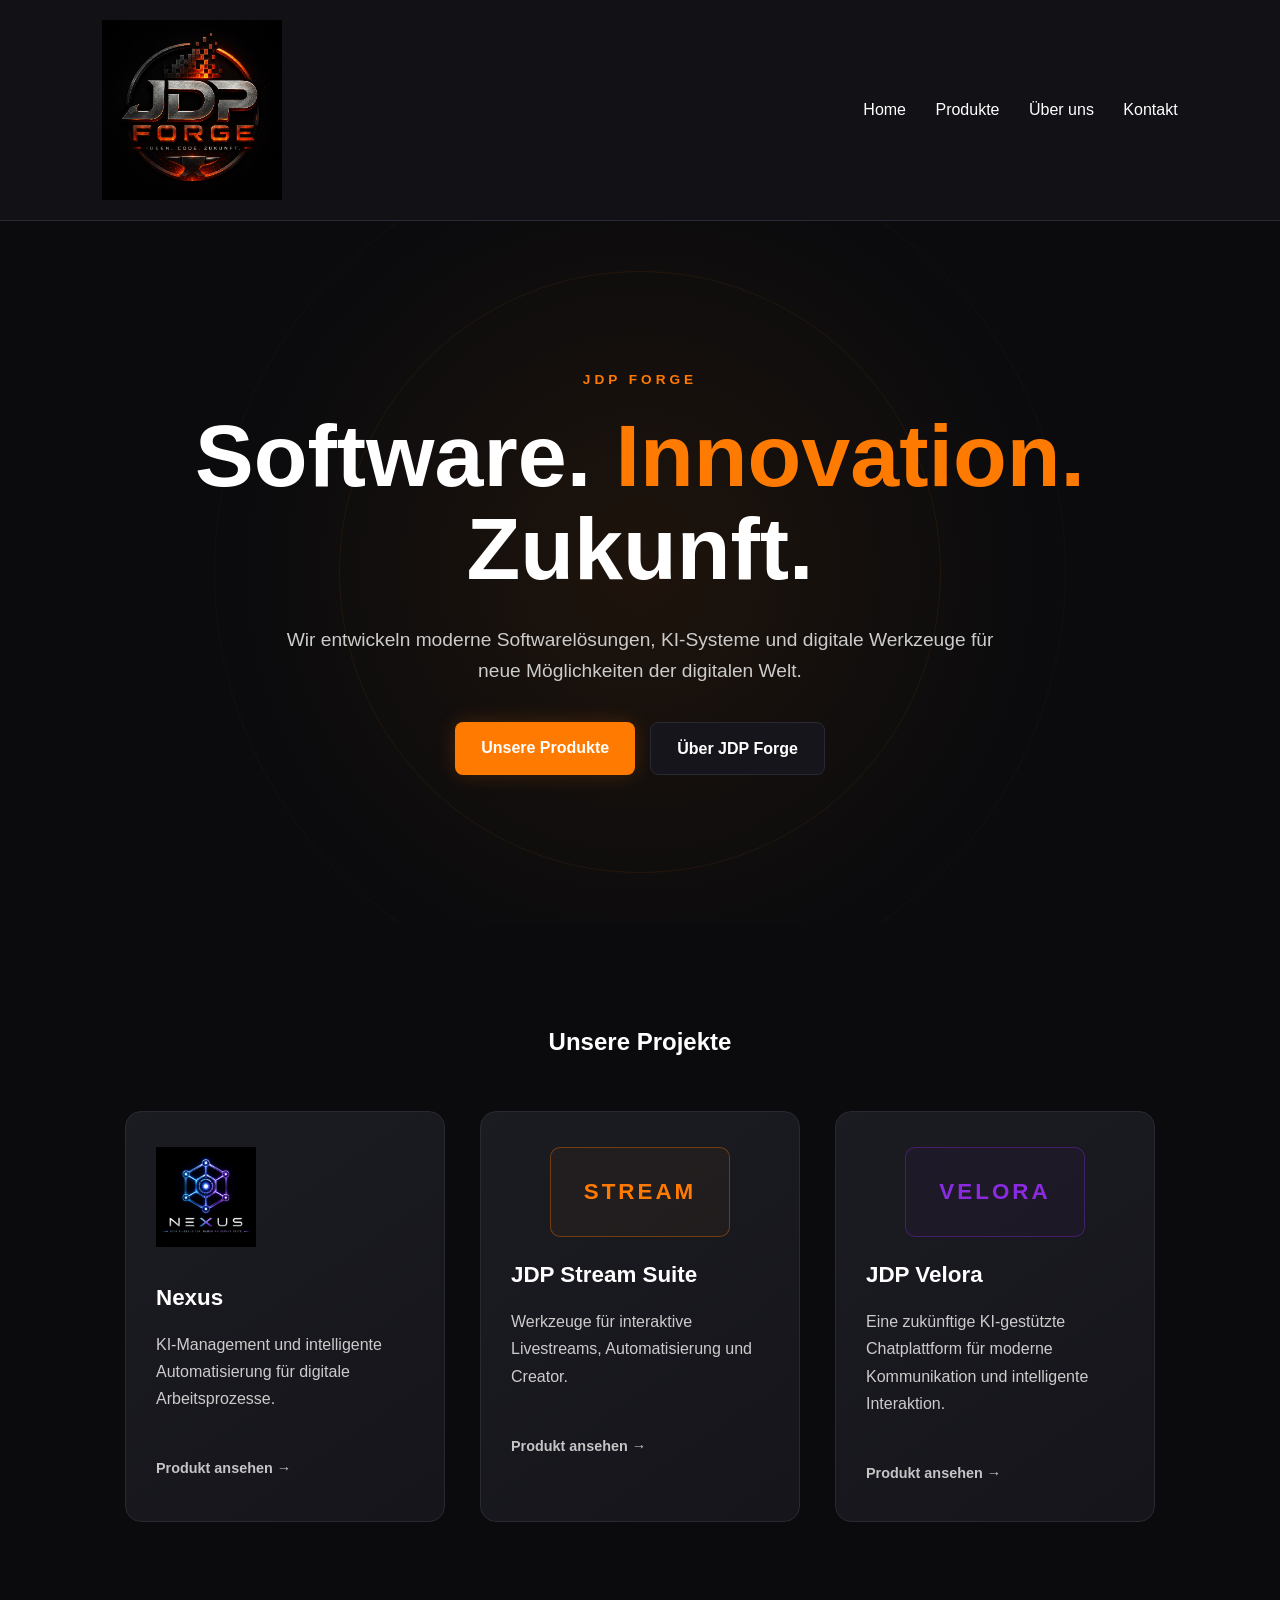
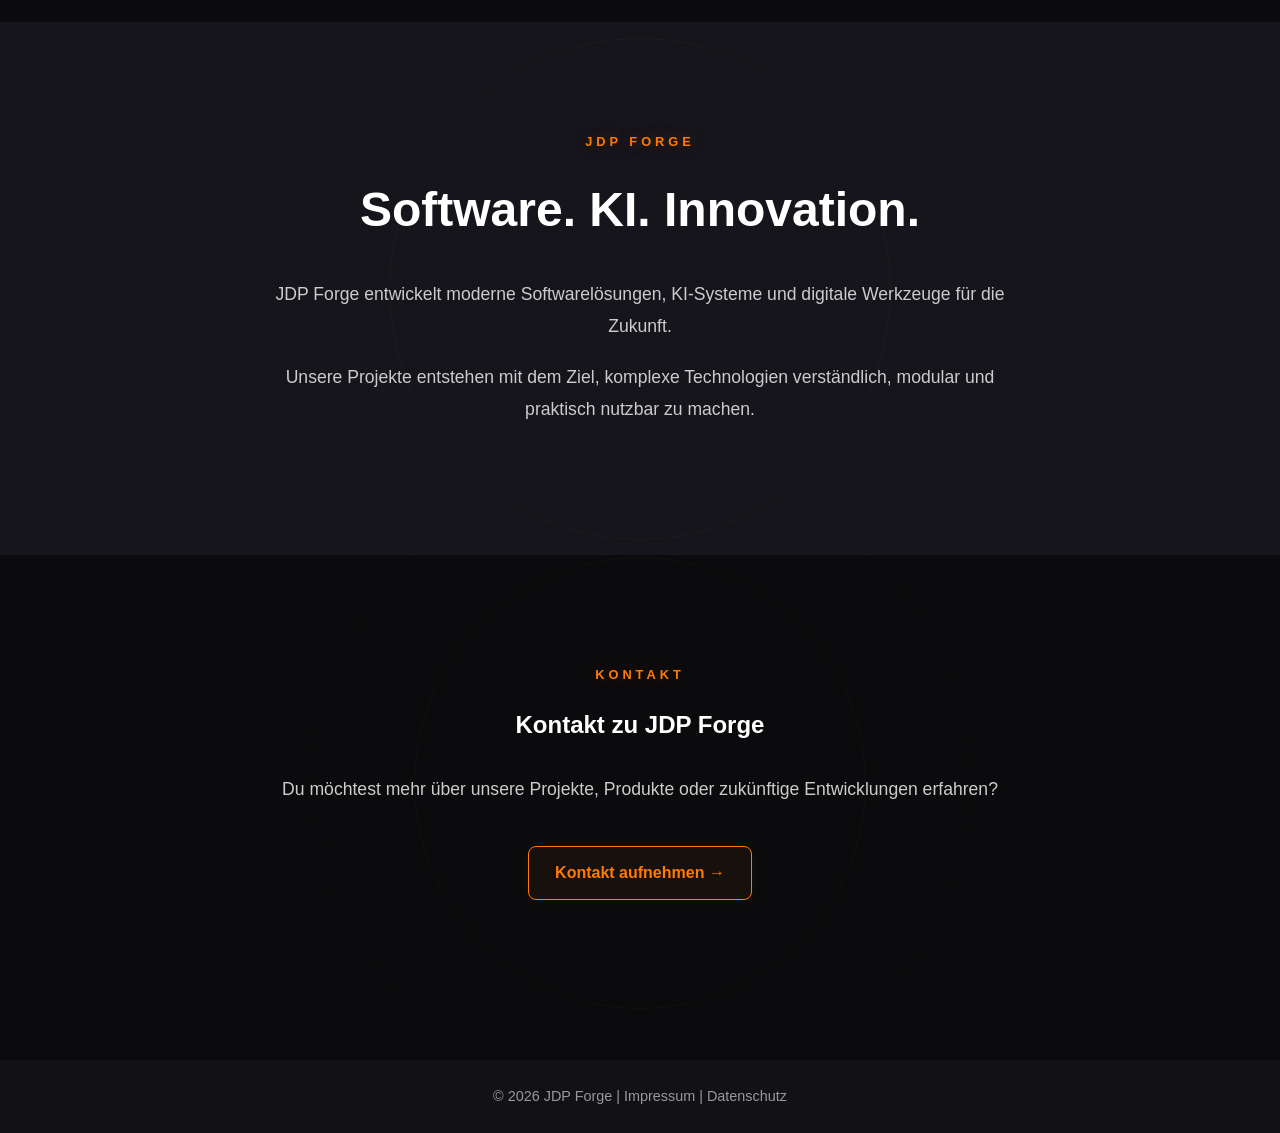
<file: index.html>
<!DOCTYPE html>
<html lang="de">

<head>
    <meta charset="UTF-8">
    <meta name="viewport" content="width=device-width, initial-scale=1.0">

    <title>JDP Forge - Software & Innovation</title>

    <link rel="stylesheet" href="css/style.css">
</head>

<body>

    <header>

        <a href="index.html">
            <img class="logo"
                 src="images/logos/JDP-Forge-Logo.png"
                 alt="JDP Forge Logo">
        </a>

        <nav>
            <a href="index.html">Home</a>
            <a href="#produkte">Produkte</a>
            <a href="#ueber-uns">Über uns</a>
            <a href="#kontakt">Kontakt</a>
        </nav>

    </header>


    <main>

        <!-- Hero -->

        <section class="hero" id="home">

            <div class="hero-content">

                <div class="hero-label">
                    JDP FORGE
                </div>

                <h1>
                    Software.
                    <span>Innovation.</span>
                    Zukunft.
                </h1>

                <p>
                    Wir entwickeln moderne Softwarelösungen,
                    KI-Systeme und digitale Werkzeuge für
                    neue Möglichkeiten der digitalen Welt.
                </p>

                <div class="hero-buttons">

                    <a href="#produkte" class="button primary">
                        Unsere Produkte
                    </a>

                    <a href="#ueber-uns" class="button secondary">
                        Über JDP Forge
                    </a>

                </div>

            </div>

        </section>


        <!-- Produkte -->

        <section class="products" id="produkte">

            <h2>Unsere Projekte</h2>

            <div class="product-grid">


                <a href="nexus.html" class="product-card nexus">

                    <img src="images/logos/Nexus-Logo-C.png"
                         alt="Nexus Logo">

                    <h3>
                        Nexus
                    </h3>

                    <p>
                        KI-Management und intelligente Automatisierung
                        für digitale Arbeitsprozesse.
                    </p>

                    <span class="product-link">
                        Produkt ansehen →
                    </span>

                </a>



                <a href="stream-suite.html" class="product-card stream-suite">

                    <div class="stream-card-mark">
                        STREAM
                    </div>

                    <h3>
                        JDP Stream Suite
                    </h3>

                    <p>
                        Werkzeuge für interaktive Livestreams,
                        Automatisierung und Creator.
                    </p>

                    <span class="product-link">
                        Produkt ansehen →
                    </span>

                </a>



                <a href="velora.html" class="product-card velora">

                    <div class="velora-card-mark">
                        VELORA
                    </div>

                    <h3>
                        JDP Velora
                    </h3>

                    <p>
                        Eine zukünftige KI-gestützte Chatplattform
                        für moderne Kommunikation und intelligente
                        Interaktion.
                    </p>

                    <span class="product-link">
                        Produkt ansehen →
                    </span>

                </a>


            </div>

        </section>


        <!-- Über uns -->

        <section class="about" id="ueber-uns">

            <div class="section-content">

                <div class="section-label">
                    JDP FORGE
                </div>

                <h2>
                    Software. KI. Innovation.
                </h2>

                <p>
                    JDP Forge entwickelt moderne Softwarelösungen,
                    KI-Systeme und digitale Werkzeuge für die Zukunft.
                </p>

                <p>
                    Unsere Projekte entstehen mit dem Ziel,
                    komplexe Technologien verständlich, modular
                    und praktisch nutzbar zu machen.
                </p>

            </div>

        </section>


        <!-- Kontakt -->

        <section class="contact" id="kontakt">

            <div class="section-content">

                <div class="section-label">
                    KONTAKT
                </div>

                <h2>
                    Kontakt zu JDP Forge
                </h2>

                <p>
                    Du möchtest mehr über unsere Projekte,
                    Produkte oder zukünftige Entwicklungen erfahren?
                </p>

                <a href="mailto:kontakt@jdp-forge.de"
                   class="contact-button">
                    Kontakt aufnehmen →
                </a>

            </div>

        </section>

    </main>


    <footer>

        <p>
            © 2026 JDP Forge |
            <a href="impressum.html">Impressum</a> |
            <a href="datenschutz.html">Datenschutz</a>
        </p>

    </footer>


</body>

</html>
</file>
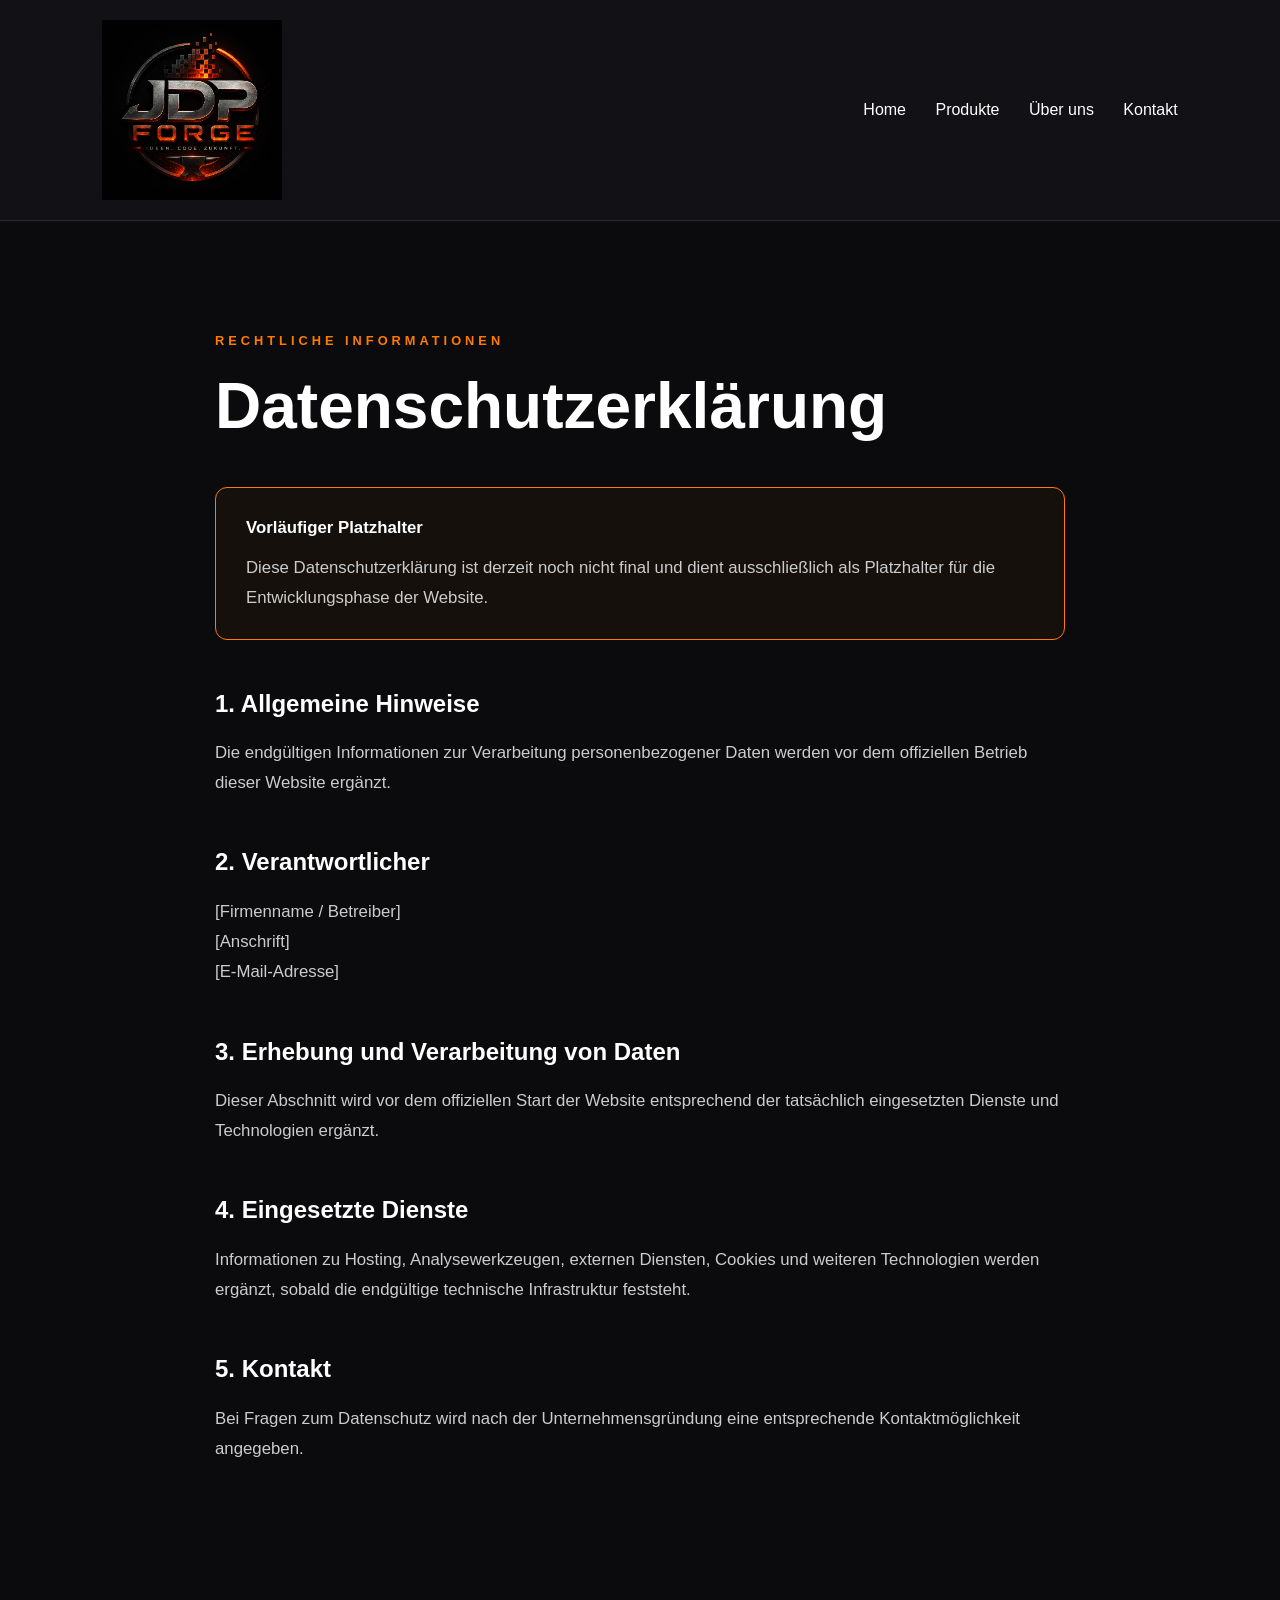
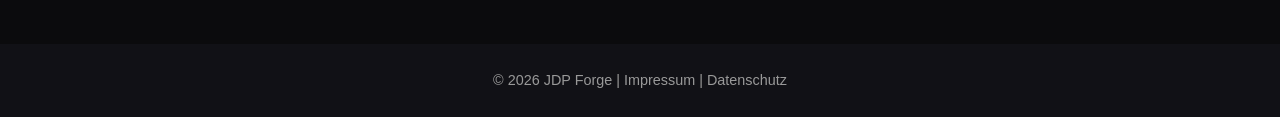
<file: datenschutz.html>
<!DOCTYPE html>
<html lang="de">

<head>
    <meta charset="UTF-8">
    <meta name="viewport" content="width=device-width, initial-scale=1.0">

    <title>Datenschutz - JDP Forge</title>

    <link rel="stylesheet" href="css/style.css">
</head>

<body>

    <header>

        <a href="index.html">
            <img class="logo"
                 src="images/logos/JDP-Forge-Logo.png"
                 alt="JDP Forge Logo">
        </a>

        <nav>
            <a href="index.html">Home</a>
            <a href="index.html#produkte">Produkte</a>
            <a href="index.html#ueber-uns">Über uns</a>
            <a href="index.html#kontakt">Kontakt</a>
        </nav>

    </header>


    <main>

        <section class="legal-page">

            <div class="legal-content">

                <div class="section-label">
                    RECHTLICHE INFORMATIONEN
                </div>

                <h1>
                    Datenschutz<br class="mobile-break">erklärung
                </h1>

                <div class="legal-placeholder">

                    <p>
                        <strong>Vorläufiger Platzhalter</strong>
                    </p>

                    <p>
                        Diese Datenschutzerklärung ist derzeit
                        noch nicht final und dient ausschließlich
                        als Platzhalter für die Entwicklungsphase
                        der Website.
                    </p>

                </div>


                <h2>1. Allgemeine Hinweise</h2>

                <p>
                    Die endgültigen Informationen zur Verarbeitung
                    personenbezogener Daten werden vor dem offiziellen
                    Betrieb dieser Website ergänzt.
                </p>


                <h2>2. Verantwortlicher</h2>

                <p>
                    [Firmenname / Betreiber]<br>
                    [Anschrift]<br>
                    [E-Mail-Adresse]
                </p>


                <h2>3. Erhebung und Verarbeitung von Daten</h2>

                <p>
                    Dieser Abschnitt wird vor dem offiziellen
                    Start der Website entsprechend der tatsächlich
                    eingesetzten Dienste und Technologien ergänzt.
                </p>


                <h2>4. Eingesetzte Dienste</h2>

                <p>
                    Informationen zu Hosting, Analysewerkzeugen,
                    externen Diensten, Cookies und weiteren
                    Technologien werden ergänzt, sobald die
                    endgültige technische Infrastruktur feststeht.
                </p>


                <h2>5. Kontakt</h2>

                <p>
                    Bei Fragen zum Datenschutz wird nach der
                    Unternehmensgründung eine entsprechende
                    Kontaktmöglichkeit angegeben.
                </p>

            </div>

        </section>

    </main>


    <footer>

        <p>
            © 2026 JDP Forge |
            <a href="impressum.html">Impressum</a> |
            <a href="datenschutz.html">Datenschutz</a>
        </p>

    </footer>


</body>

</html>
</file>
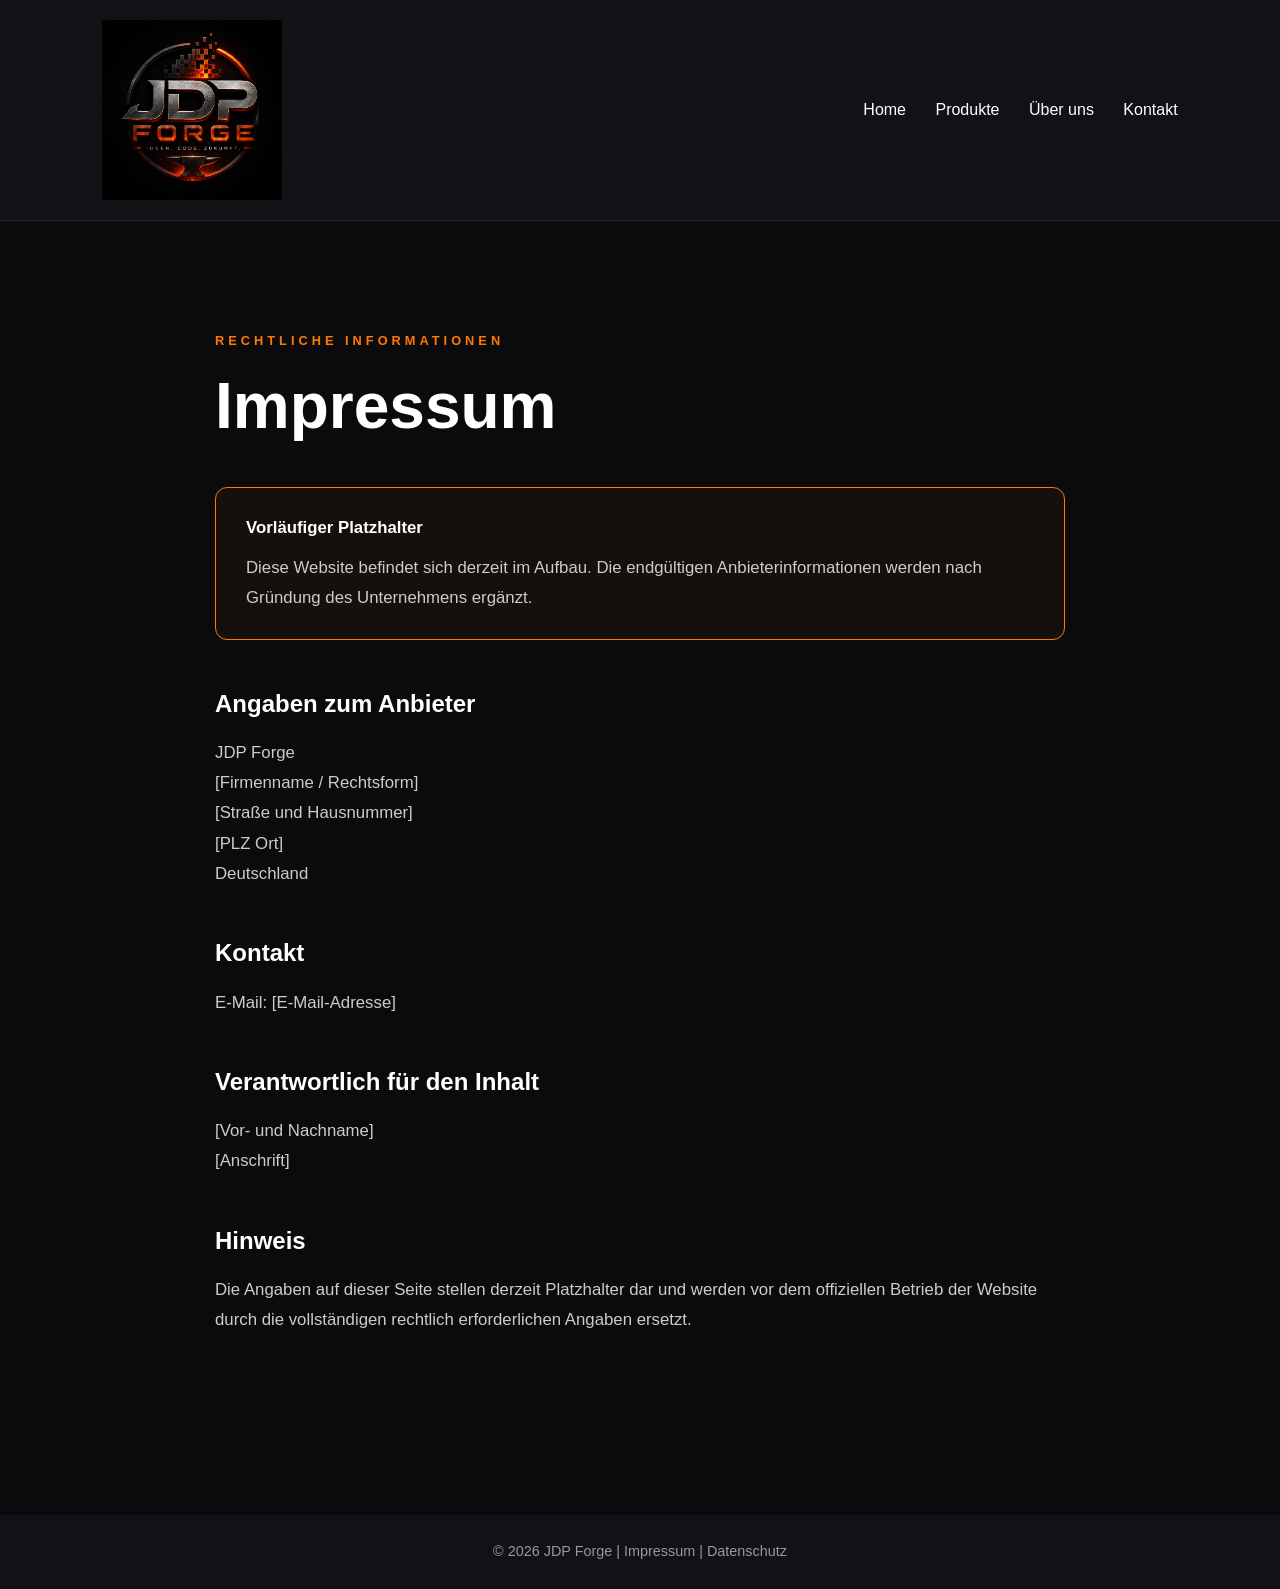
<file: impressum.html>
<!DOCTYPE html>
<html lang="de">

<head>
    <meta charset="UTF-8">
    <meta name="viewport" content="width=device-width, initial-scale=1.0">

    <title>Impressum - JDP Forge</title>

    <link rel="stylesheet" href="css/style.css">
</head>

<body>

    <header>

        <a href="index.html">
            <img class="logo"
                 src="images/logos/JDP-Forge-Logo.png"
                 alt="JDP Forge Logo">
        </a>

        <nav>
            <a href="index.html">Home</a>
            <a href="index.html#produkte">Produkte</a>
            <a href="index.html#ueber-uns">Über uns</a>
            <a href="index.html#kontakt">Kontakt</a>
        </nav>

    </header>


    <main>

        <section class="legal-page">

            <div class="legal-content">

                <div class="section-label">
                    RECHTLICHE INFORMATIONEN
                </div>

                <h1>
                    Impressum
                </h1>

                <div class="legal-placeholder">

                    <p>
                        <strong>Vorläufiger Platzhalter</strong>
                    </p>

                    <p>
                        Diese Website befindet sich derzeit im Aufbau.
                        Die endgültigen Anbieterinformationen werden
                        nach Gründung des Unternehmens ergänzt.
                    </p>

                </div>


                <h2>Angaben zum Anbieter</h2>

                <p>
                    JDP Forge<br>
                    [Firmenname / Rechtsform]<br>
                    [Straße und Hausnummer]<br>
                    [PLZ Ort]<br>
                    Deutschland
                </p>


                <h2>Kontakt</h2>

                <p>
                    E-Mail: [E-Mail-Adresse]
                </p>


                <h2>Verantwortlich für den Inhalt</h2>

                <p>
                    [Vor- und Nachname]<br>
                    [Anschrift]
                </p>


                <h2>Hinweis</h2>

                <p>
                    Die Angaben auf dieser Seite stellen derzeit
                    Platzhalter dar und werden vor dem offiziellen
                    Betrieb der Website durch die vollständigen
                    rechtlich erforderlichen Angaben ersetzt.
                </p>

            </div>

        </section>

    </main>


    <footer>

        <p>
            © 2026 JDP Forge |
            <a href="impressum.html">Impressum</a> |
            <a href="datenschutz.html">Datenschutz</a>
        </p>

    </footer>


</body>

</html>
</file>
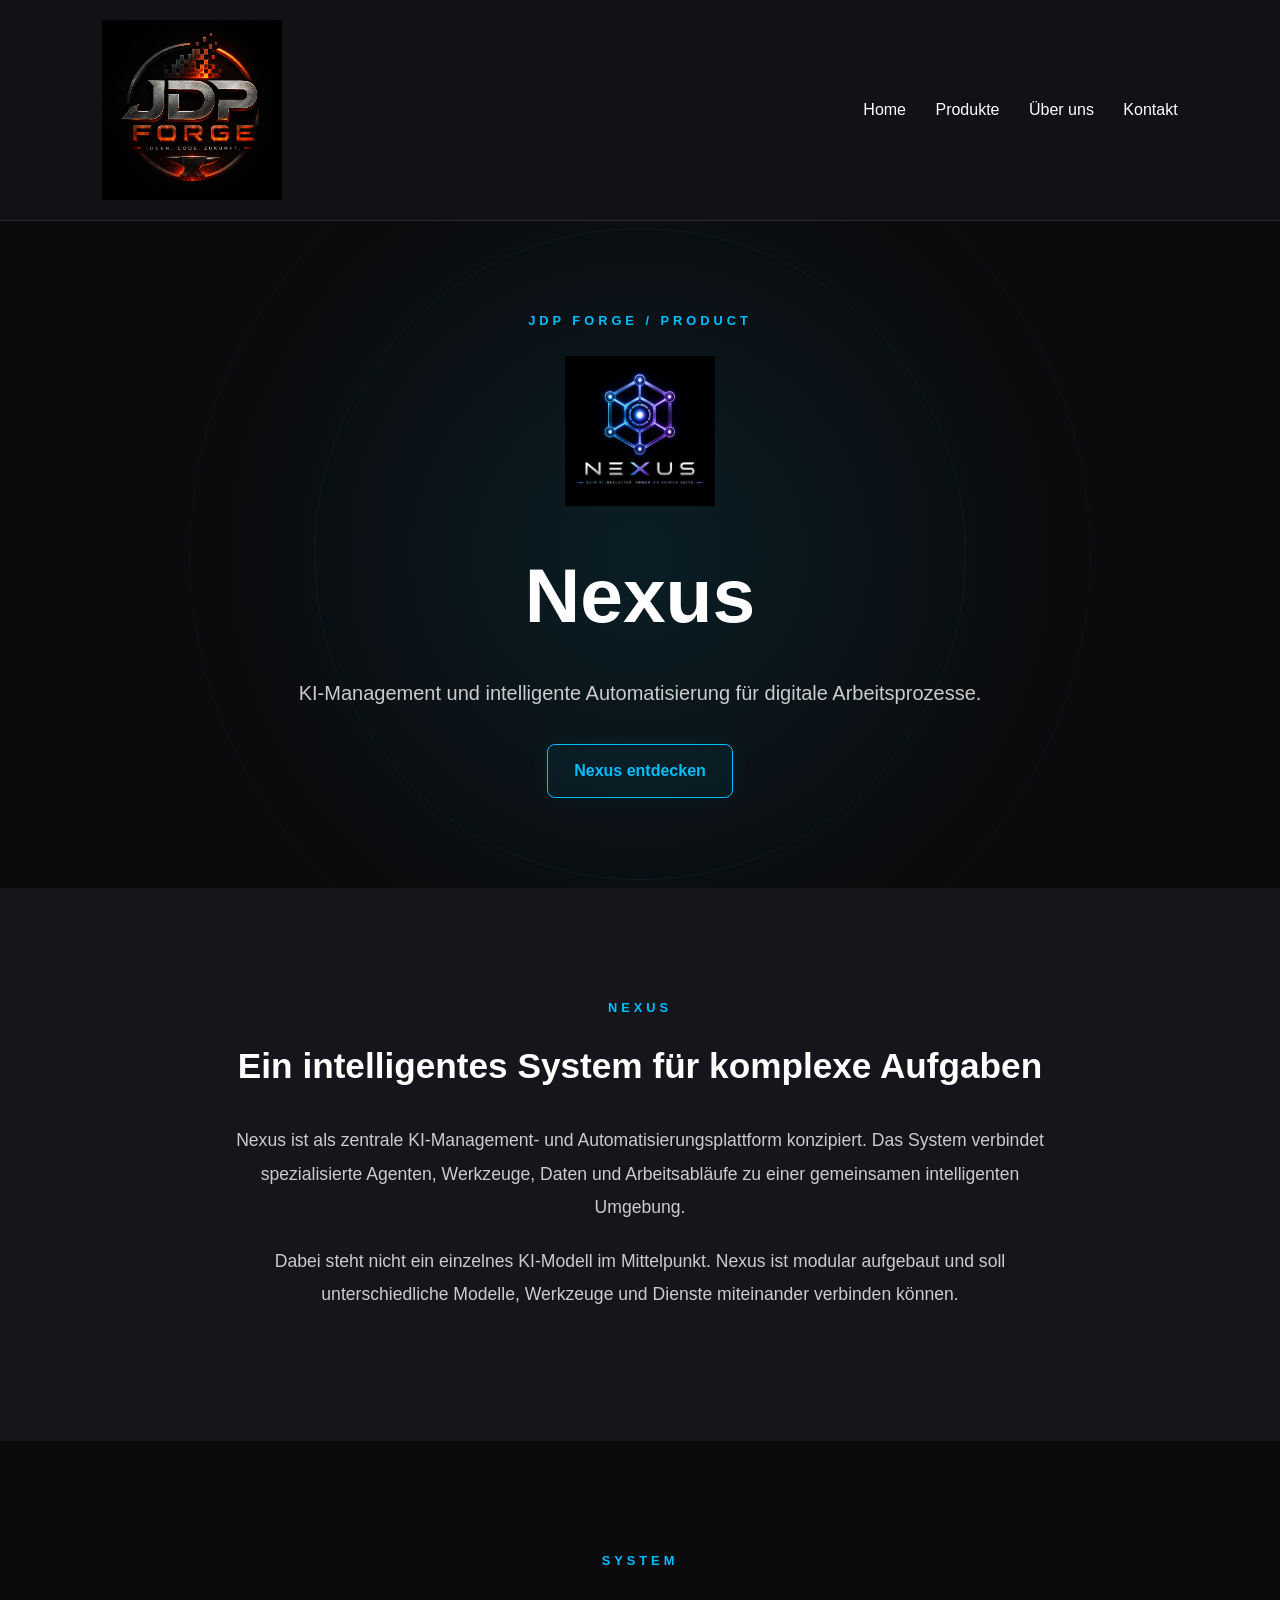
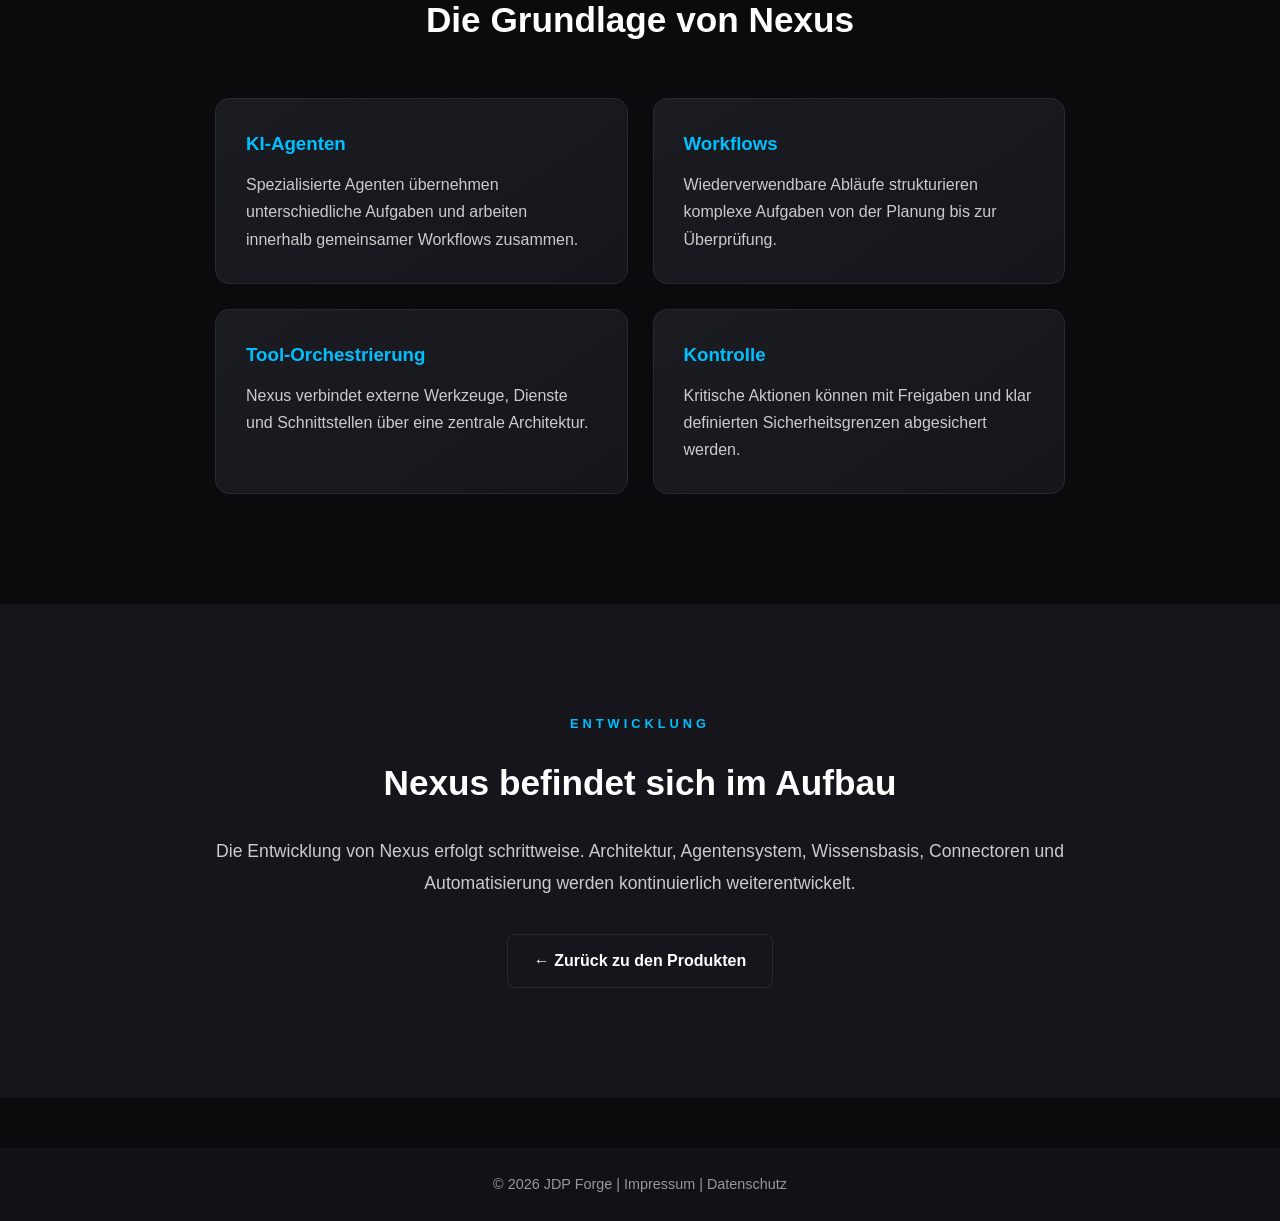
<file: nexus.html>
<!DOCTYPE html>
<html lang="de">

<head>
    <meta charset="UTF-8">
    <meta name="viewport" content="width=device-width, initial-scale=1.0">

    <title>Nexus - JDP Forge</title>

    <link rel="stylesheet" href="css/style.css">
</head>

<body>

    <!-- Header -->

    <header>

        <a href="index.html">
            <img class="logo"
                 src="images/logos/JDP-Forge-Logo.png"
                 alt="JDP Forge Logo">
        </a>

        <nav>
            <a href="index.html">Home</a>
            <a href="index.html#produkte">Produkte</a>
            <a href="index.html#ueber-uns">Über uns</a>
            <a href="index.html#kontakt">Kontakt</a>
        </nav>

    </header>


    <main>

        <!-- Nexus Hero -->

        <section class="product-hero nexus-page">

            <div class="product-hero-content">

                <div class="product-page-label">
                    JDP FORGE / PRODUCT
                </div>

                <img class="product-page-logo"
                     src="images/logos/Nexus-Logo-C.png"
                     alt="Nexus Logo">

                <h1>
                    Nexus
                </h1>

                <p class="product-page-tagline">
                    KI-Management und intelligente Automatisierung
                    für digitale Arbeitsprozesse.
                </p>

                <a href="#nexus-info"
                   class="button nexus-page-button">
                    Nexus entdecken
                </a>

            </div>

        </section>


        <!-- Nexus Beschreibung -->

        <section class="product-info"
                 id="nexus-info">

            <div class="product-info-content">

                <div class="section-label nexus-label">
                    NEXUS
                </div>

                <h2>
                    Ein intelligentes System für komplexe Aufgaben
                </h2>

                <p>
                    Nexus ist als zentrale KI-Management- und
                    Automatisierungsplattform konzipiert.
                    Das System verbindet spezialisierte Agenten,
                    Werkzeuge, Daten und Arbeitsabläufe zu einer
                    gemeinsamen intelligenten Umgebung.
                </p>

                <p>
                    Dabei steht nicht ein einzelnes KI-Modell im
                    Mittelpunkt. Nexus ist modular aufgebaut und
                    soll unterschiedliche Modelle, Werkzeuge und
                    Dienste miteinander verbinden können.
                </p>

            </div>

        </section>


        <!-- Nexus Fähigkeiten -->

        <section class="nexus-features">

            <div class="section-content">

                <div class="section-label nexus-label">
                    SYSTEM
                </div>

                <h2>
                    Die Grundlage von Nexus
                </h2>

                <div class="feature-grid">

                    <div class="feature-card">

                        <h3>KI-Agenten</h3>

                        <p>
                            Spezialisierte Agenten übernehmen
                            unterschiedliche Aufgaben und
                            arbeiten innerhalb gemeinsamer
                            Workflows zusammen.
                        </p>

                    </div>


                    <div class="feature-card">

                        <h3>Workflows</h3>

                        <p>
                            Wiederverwendbare Abläufe strukturieren
                            komplexe Aufgaben von der Planung bis
                            zur Überprüfung.
                        </p>

                    </div>


                    <div class="feature-card">

                        <h3>Tool-Orchestrierung</h3>

                        <p>
                            Nexus verbindet externe Werkzeuge,
                            Dienste und Schnittstellen über eine
                            zentrale Architektur.
                        </p>

                    </div>


                    <div class="feature-card">

                        <h3>Kontrolle</h3>

                        <p>
                            Kritische Aktionen können mit
                            Freigaben und klar definierten
                            Sicherheitsgrenzen abgesichert werden.
                        </p>

                    </div>

                </div>

            </div>

        </section>


        <!-- Status -->

        <section class="product-status">

            <div class="product-info-content">

                <div class="section-label nexus-label">
                    ENTWICKLUNG
                </div>

                <h2>
                    Nexus befindet sich im Aufbau
                </h2>

                <p>
                    Die Entwicklung von Nexus erfolgt schrittweise.
                    Architektur, Agentensystem, Wissensbasis,
                    Connectoren und Automatisierung werden
                    kontinuierlich weiterentwickelt.
                </p>

                <a href="index.html#produkte"
                   class="button secondary">
                    ← Zurück zu den Produkten
                </a>

            </div>

        </section>

    </main>


    <footer>

        <p>
            © 2026 JDP Forge |
            <a href="impressum.html">Impressum</a> |
            <a href="datenschutz.html">Datenschutz</a>
        </p>

    </footer>


</body>

</html>
</file>
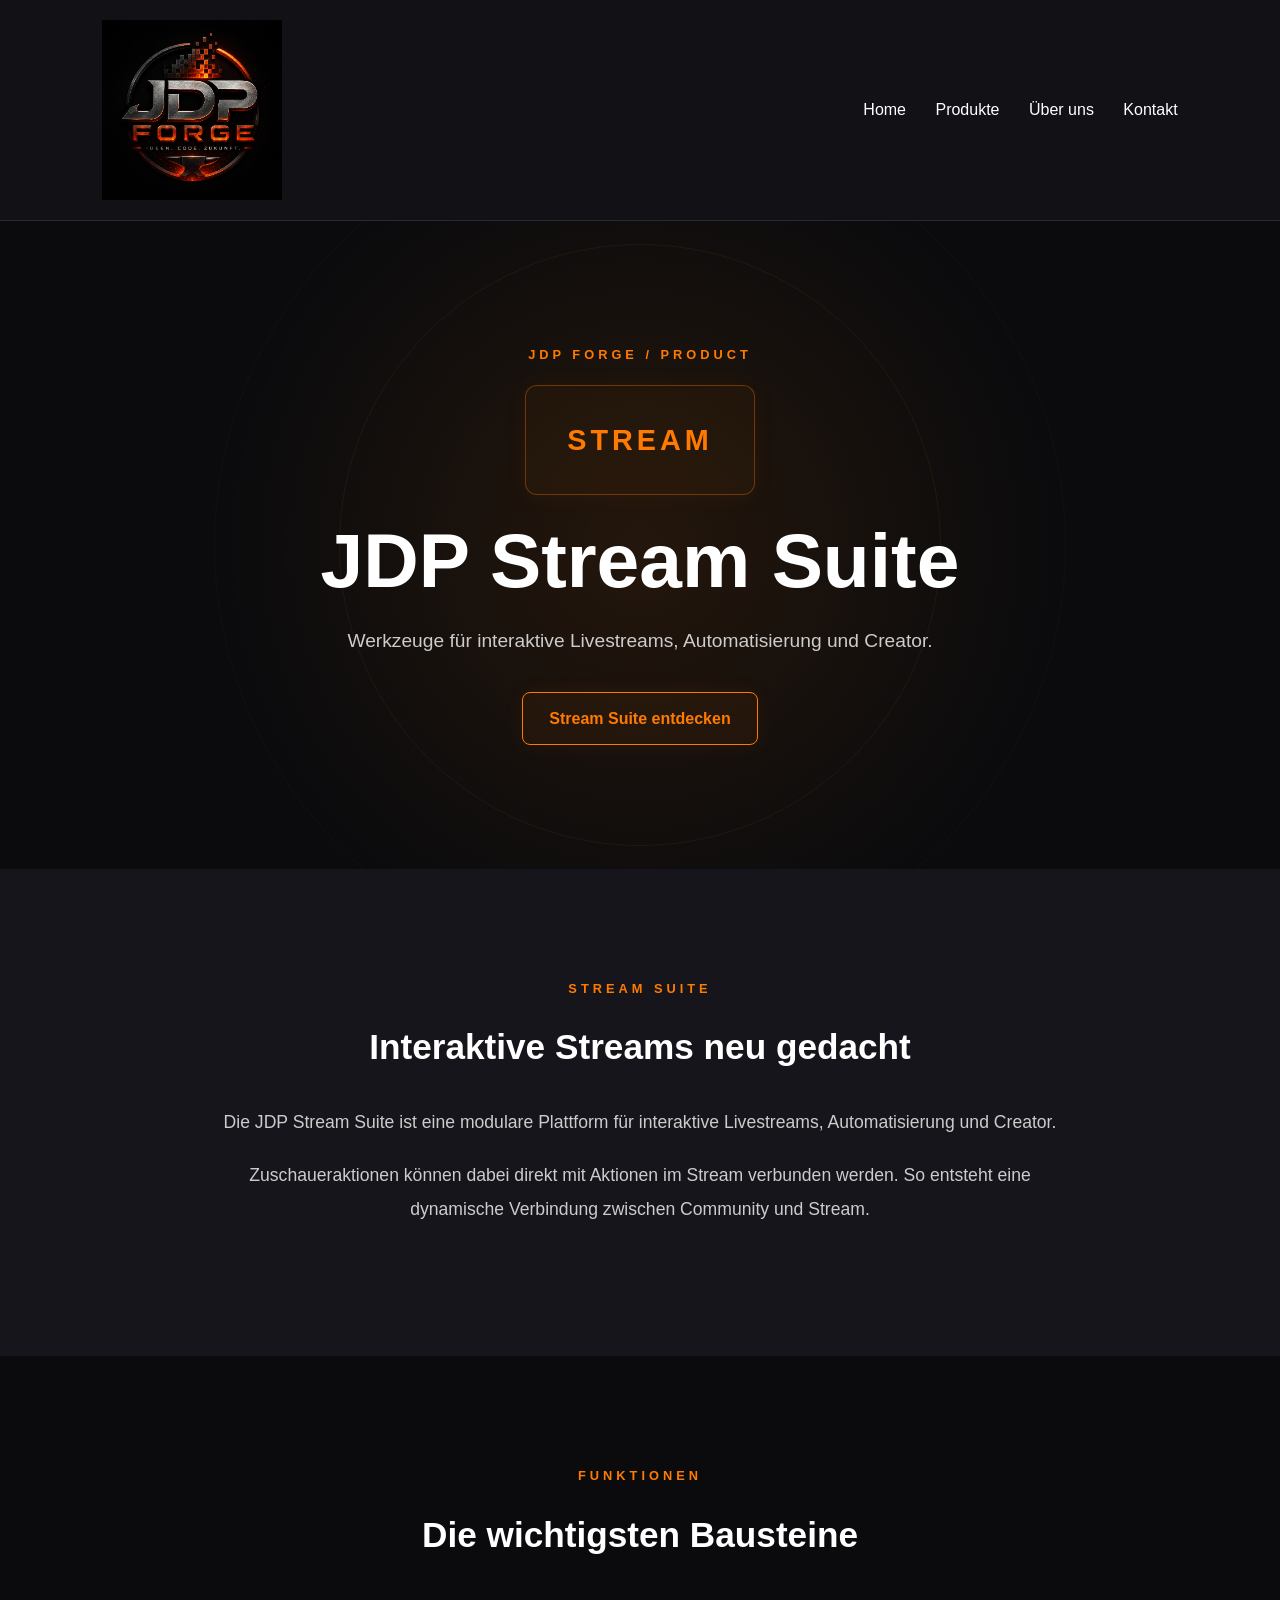
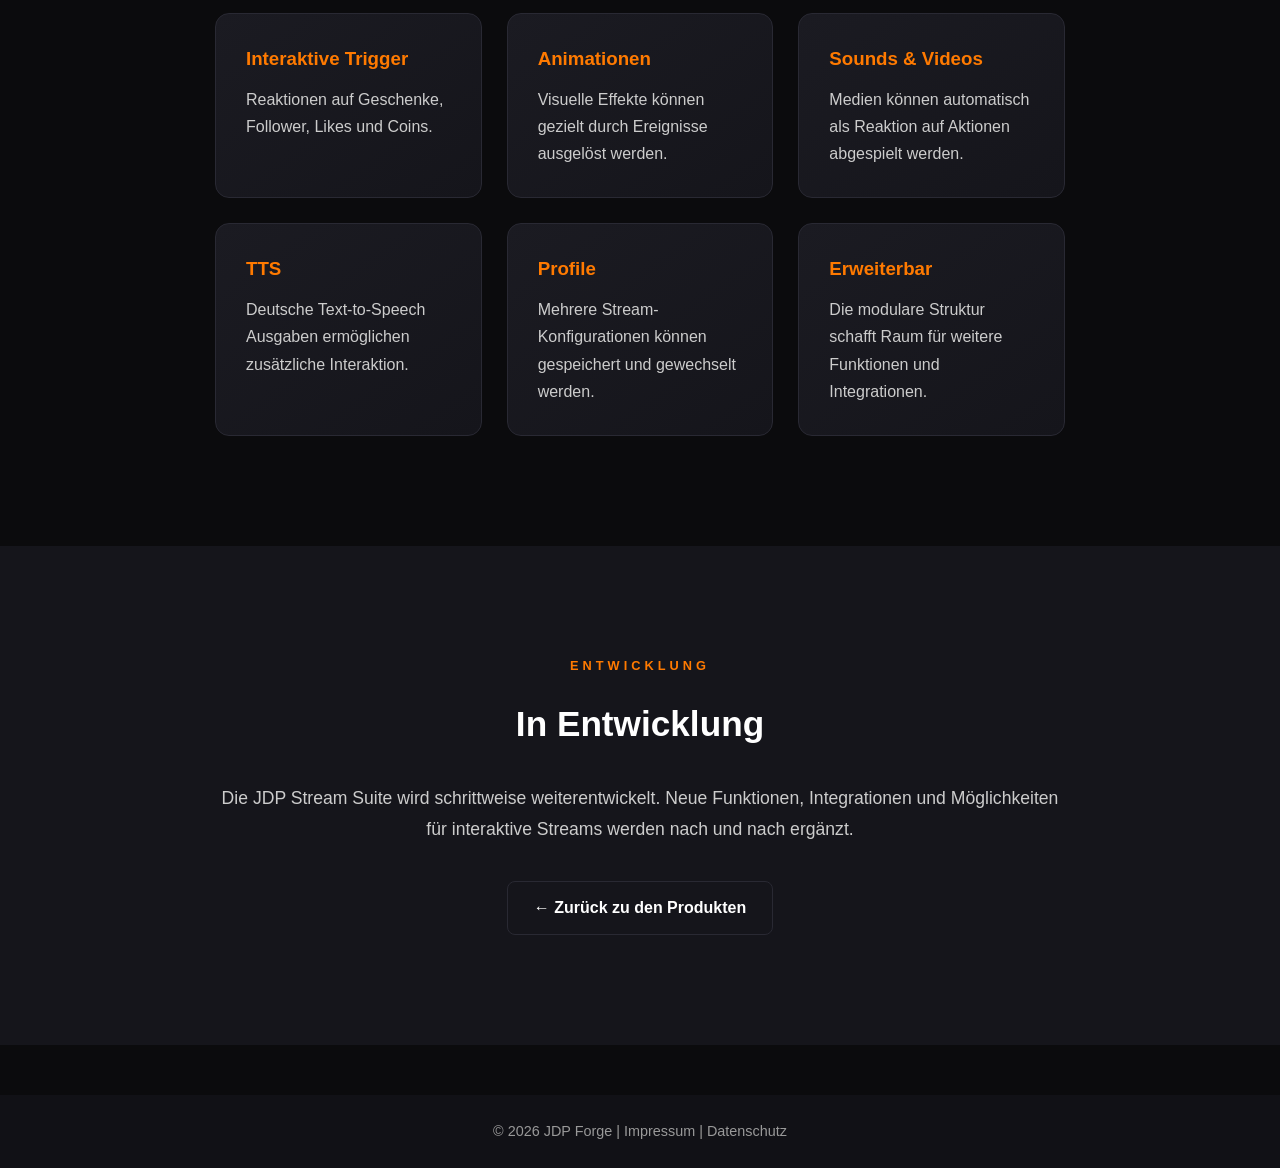
<file: stream-suite.html>
<!DOCTYPE html>
<html lang="de">

<head>
    <meta charset="UTF-8">
    <meta name="viewport" content="width=device-width, initial-scale=1.0">

    <title>JDP Stream Suite - JDP Forge</title>

    <link rel="stylesheet" href="css/style.css">
</head>

<body>

    <header>

        <a href="index.html">
            <img class="logo"
                 src="images/logos/JDP-Forge-Logo.png"
                 alt="JDP Forge Logo">
        </a>

        <nav>
            <a href="index.html">Home</a>
            <a href="index.html#produkte">Produkte</a>
            <a href="index.html#ueber-uns">Über uns</a>
            <a href="index.html#kontakt">Kontakt</a>
        </nav>

    </header>


    <main class="stream-suite-page">

        <!-- Hero -->

        <section class="stream-hero">

            <div class="stream-hero-content">

                <div class="stream-label">
                    JDP FORGE / PRODUCT
                </div>

                <div class="stream-mark">
                    STREAM
                </div>

                <h1>
                    JDP Stream Suite
                </h1>

                <p>
                    Werkzeuge für interaktive Livestreams,
                    Automatisierung und Creator.
                </p>

                <a href="#stream-info"
                   class="stream-button stream-button-primary">
                    Stream Suite entdecken
                </a>

            </div>

        </section>


        <!-- Einführung -->

        <section class="stream-intro"
                 id="stream-info">

            <div class="stream-content">

                <div class="stream-label">
                    STREAM SUITE
                </div>

                <h2>
                    Interaktive Streams neu gedacht
                </h2>

                <p>
                    Die JDP Stream Suite ist eine modulare
                    Plattform für interaktive Livestreams,
                    Automatisierung und Creator.
                </p>

                <p>
                    Zuschaueraktionen können dabei direkt
                    mit Aktionen im Stream verbunden werden.
                    So entsteht eine dynamische Verbindung
                    zwischen Community und Stream.
                </p>

            </div>

        </section>


        <!-- Funktionen -->

        <section class="stream-functions">

            <div class="stream-content">

                <div class="stream-label">
                    FUNKTIONEN
                </div>

                <h2>
                    Die wichtigsten Bausteine
                </h2>

                <div class="stream-grid">


                    <div class="stream-card">

                        <h3>
                            Interaktive Trigger
                        </h3>

                        <p>
                            Reaktionen auf Geschenke,
                            Follower, Likes und Coins.
                        </p>

                    </div>


                    <div class="stream-card">

                        <h3>
                            Animationen
                        </h3>

                        <p>
                            Visuelle Effekte können
                            gezielt durch Ereignisse
                            ausgelöst werden.
                        </p>

                    </div>


                    <div class="stream-card">

                        <h3>
                            Sounds & Videos
                        </h3>

                        <p>
                            Medien können automatisch
                            als Reaktion auf Aktionen
                            abgespielt werden.
                        </p>

                    </div>


                    <div class="stream-card">

                        <h3>
                            TTS
                        </h3>

                        <p>
                            Deutsche Text-to-Speech Ausgaben ermöglichen zusätzliche
                            Interaktion.
                        </p>

                    </div>


                    <div class="stream-card">

                        <h3>
                            Profile
                        </h3>

                        <p>
                            Mehrere Stream-Konfigurationen
                            können gespeichert und
                            gewechselt werden.
                        </p>

                    </div>


                    <div class="stream-card">

                        <h3>
                            Erweiterbar
                        </h3>

                        <p>
                            Die modulare Struktur schafft
                            Raum für weitere Funktionen
                            und Integrationen.
                        </p>

                    </div>


                </div>

            </div>

        </section>


        <!-- Entwicklung -->

        <section class="stream-development">

            <div class="stream-content">

                <div class="stream-label">
                    ENTWICKLUNG
                </div>

                <h2>
                    In Entwicklung
                </h2>

                <p>
                    Die JDP Stream Suite wird schrittweise
                    weiterentwickelt. Neue Funktionen,
                    Integrationen und Möglichkeiten für
                    interaktive Streams werden nach und nach
                    ergänzt.
                </p>

                <a href="index.html#produkte"
                   class="stream-button stream-button-secondary">
                    ← Zurück zu den Produkten
                </a>

            </div>

        </section>

    </main>


    <footer>

        <p>
            © 2026 JDP Forge |
            <a href="impressum.html">Impressum</a> |
            <a href="datenschutz.html">Datenschutz</a>
        </p>

    </footer>

</body>

</html>
</file>
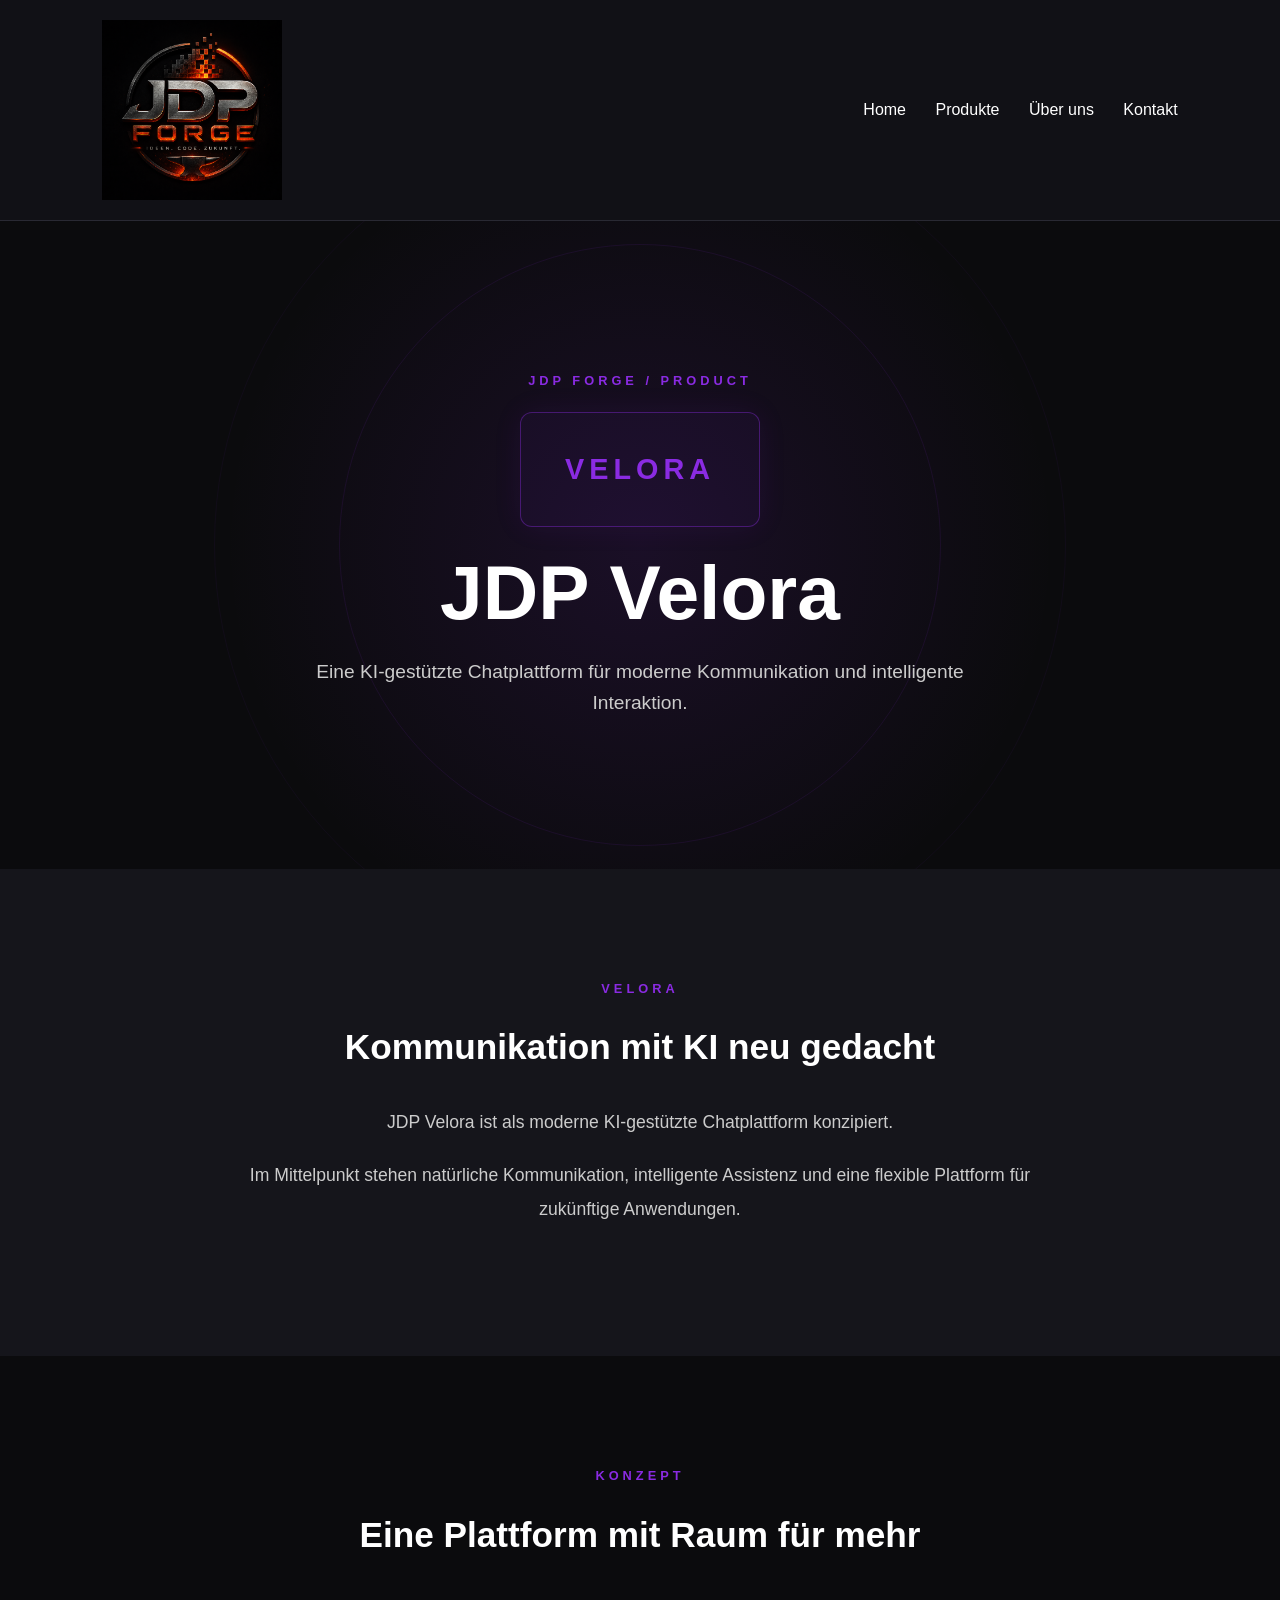
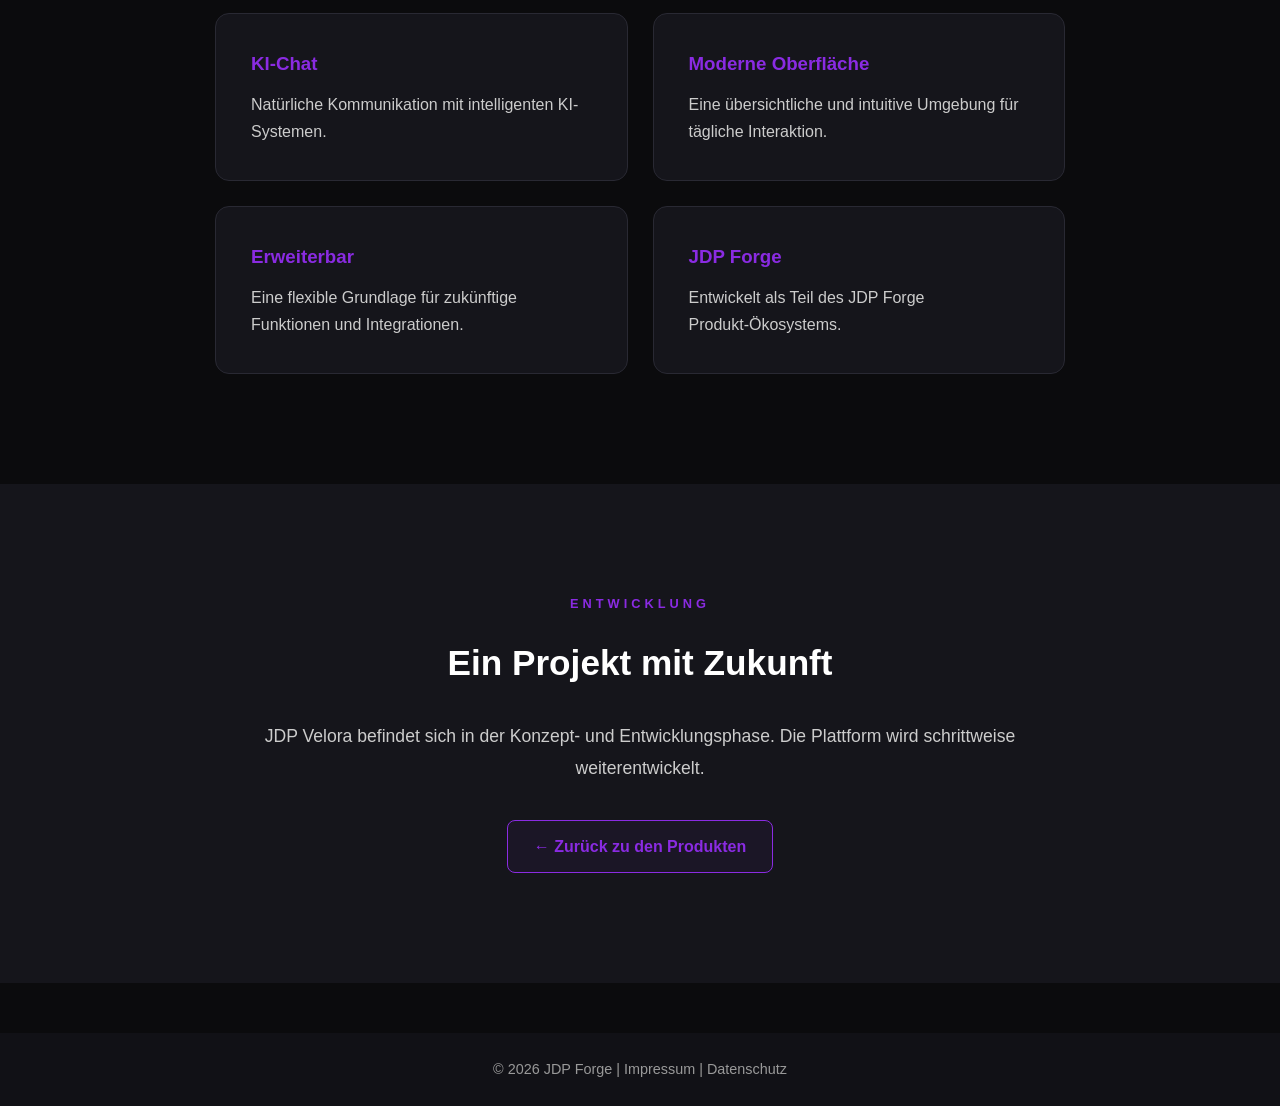
<file: velora.html>
<!DOCTYPE html>
<html lang="de">

<head>
    <meta charset="UTF-8">
    <meta name="viewport" content="width=device-width, initial-scale=1.0">

    <title>JDP Velora - JDP Forge</title>

    <link rel="stylesheet" href="css/style.css">
</head>

<body>

    <header>

        <a href="index.html">
            <img class="logo"
                 src="images/logos/JDP-Forge-Logo.png"
                 alt="JDP Forge Logo">
        </a>

        <nav>
            <a href="index.html">Home</a>
            <a href="index.html#produkte">Produkte</a>
            <a href="index.html#ueber-uns">Über uns</a>
            <a href="index.html#kontakt">Kontakt</a>
        </nav>

    </header>


    <main class="velora-page">

        <!-- Hero -->

        <section class="velora-hero">

            <div class="velora-hero-content">

                <div class="velora-label">
                    JDP FORGE / PRODUCT
                </div>

                <div class="velora-mark">
                    VELORA
                </div>

                <h1>
                    JDP Velora
                </h1>

                <p>
                    Eine KI-gestützte Chatplattform für
                    moderne Kommunikation und intelligente
                    Interaktion.
                </p>

            </div>

        </section>


        <!-- Einführung -->

        <section class="velora-intro">

            <div class="velora-content">

                <div class="velora-label">
                    VELORA
                </div>

                <h2>
                    Kommunikation mit KI neu gedacht
                </h2>

                <p>
                    JDP Velora ist als moderne KI-gestützte
                    Chatplattform konzipiert.
                </p>

                <p>
                    Im Mittelpunkt stehen natürliche
                    Kommunikation, intelligente Assistenz
                    und eine flexible Plattform für
                    zukünftige Anwendungen.
                </p>

            </div>

        </section>


        <!-- Konzept -->

        <section class="velora-concept">

            <div class="velora-content">

                <div class="velora-label">
                    KONZEPT
                </div>

                <h2>
                    Eine Plattform mit Raum für mehr
                </h2>

                <div class="velora-grid">


                    <div class="velora-card">

                        <h3>
                            KI-Chat
                        </h3>

                        <p>
                            Natürliche Kommunikation mit
                            intelligenten KI-Systemen.
                        </p>

                    </div>


                    <div class="velora-card">

                        <h3>
                            Moderne Oberfläche
                        </h3>

                        <p>
                            Eine übersichtliche und
                            intuitive Umgebung für
                            tägliche Interaktion.
                        </p>

                    </div>


                    <div class="velora-card">

                        <h3>
                            Erweiterbar
                        </h3>

                        <p>
                            Eine flexible Grundlage für
                            zukünftige Funktionen und
                            Integrationen.
                        </p>

                    </div>


                    <div class="velora-card">

                        <h3>
                            JDP Forge
                        </h3>

                        <p>
                            Entwickelt als Teil des
                            JDP Forge Produkt-Ökosystems.
                        </p>

                    </div>


                </div>

            </div>

        </section>


        <!-- Entwicklung -->

        <section class="velora-development">

            <div class="velora-content">

                <div class="velora-label">
                    ENTWICKLUNG
                </div>

                <h2>
                    Ein Projekt mit Zukunft
                </h2>

                <p>
                    JDP Velora befindet sich in der
                    Konzept- und Entwicklungsphase.
                    Die Plattform wird schrittweise
                    weiterentwickelt.
                </p>

                <a href="index.html#produkte"
                   class="velora-button">
                    ← Zurück zu den Produkten
                </a>

            </div>

        </section>

    </main>


    <footer>

        <p>
            © 2026 JDP Forge |
            <a href="impressum.html">Impressum</a> |
            <a href="datenschutz.html">Datenschutz</a>
        </p>

    </footer>

</body>

</html>
</file>
<file: css/style.css>
/* ===================================
   JDP Forge Website
   Main Stylesheet
   Version 0.8
=================================== */


/* ===================================
   FARBEN
=================================== */

:root {
    --forge-orange: #ff7a00;
    --background: #0b0b0d;
    --surface: #15151b;
    --surface-light: #1b1b22;
    --header: #111116;
    --border: #292933;
    --text: #ffffff;
    --muted: #cccccc;
    --footer-text: #999999;
    --nexus-blue: #00bfff;
    --velora-purple: #8a2be2;
}


/* ===================================
   GRUNDSETUP
=================================== */

* {
    box-sizing: border-box;
    margin: 0;
    padding: 0;
}

html {
    scroll-behavior: smooth;
}

body {
    font-family: "Segoe UI", Arial, sans-serif;
    background: var(--background);
    color: var(--text);
    line-height: 1.6;
    min-height: 100vh;
    display: flex;
    flex-direction: column;
}

main {
    flex: 1;
}


/* ===================================
   HEADER
=================================== */

header {
    display: flex;
    justify-content: space-between;
    align-items: center;
    padding: 20px 8%;
    background: var(--header);
    border-bottom: 1px solid var(--border);
    position: sticky;
    top: 0;
    z-index: 1000;
}

    header > a {
        display: flex;
    }

.logo {
    width: 180px;
}

nav a {
    color: var(--text);
    text-decoration: none;
    margin-left: 25px;
    transition: 0.3s;
}

    nav a:hover {
        color: var(--forge-orange);
    }


/* ===================================
   ALLGEMEINE BEREICHE
=================================== */

.hero,
.products,
.about,
.contact,
.product-hero,
.product-info,
.nexus-features,
.product-status {
    scroll-margin-top: 90px;
}


/* ===================================
   STARTSEITE – HERO
=================================== */

.hero {
    min-height: 78vh;
    display: flex;
    justify-content: center;
    align-items: center;
    text-align: center;
    padding: 80px 10%;
    position: relative;
    overflow: hidden;
    background: radial-gradient( circle at center, rgba(255, 122, 0, 0.08), transparent 55% );
}

    .hero::before {
        content: "";
        position: absolute;
        width: 600px;
        height: 600px;
        border: 1px solid rgba(255, 122, 0, 0.08);
        border-radius: 50%;
        top: 50%;
        left: 50%;
        transform: translate(-50%, -50%);
    }

    .hero::after {
        content: "";
        position: absolute;
        width: 850px;
        height: 850px;
        border: 1px solid rgba(255, 122, 0, 0.04);
        border-radius: 50%;
        top: 50%;
        left: 50%;
        transform: translate(-50%, -50%);
    }

.hero-content {
    position: relative;
    z-index: 1;
    max-width: 900px;
}

.hero-label {
    color: var(--forge-orange);
    font-size: 0.85rem;
    font-weight: 700;
    letter-spacing: 4px;
    margin-bottom: 20px;
}

.hero h1 {
    font-size: clamp(3rem, 7vw, 5.5rem);
    line-height: 1.05;
    margin-bottom: 30px;
}

    .hero h1 span {
        color: var(--forge-orange);
    }

.hero p {
    max-width: 750px;
    margin: 0 auto 35px;
    font-size: 1.2rem;
    color: var(--muted);
}


/* ===================================
   HERO BUTTONS
=================================== */

.hero-buttons {
    display: flex;
    justify-content: center;
    gap: 15px;
    flex-wrap: wrap;
}

.button {
    display: inline-block;
    padding: 13px 26px;
    border-radius: 8px;
    text-decoration: none;
    font-weight: 600;
    transition: transform 0.3s ease, box-shadow 0.3s ease, background 0.3s ease, border-color 0.3s ease;
}

    .button:hover {
        transform: translateY(-3px);
    }

    .button.primary {
        background: var(--forge-orange);
        color: #ffffff;
        box-shadow: 0 0 20px rgba(255, 122, 0, 0.2);
    }

        .button.primary:hover {
            box-shadow: 0 0 30px rgba(255, 122, 0, 0.35);
        }

    .button.secondary {
        border: 1px solid var(--border);
        background: var(--surface);
        color: var(--text);
    }

        .button.secondary:hover {
            border-color: var(--forge-orange);
        }


/* ===================================
   PRODUKTE
=================================== */

.products {
    padding: 100px 8%;
}

    .products h2,
    .about h2,
    .contact h2 {
        text-align: center;
        margin-bottom: 50px;
    }

.product-grid {
    display: flex;
    gap: 35px;
    justify-content: center;
    flex-wrap: wrap;
}


/* ===================================
   PRODUKTKARTEN
=================================== */

.product-card {
    display: block;
    color: var(--text);
    text-decoration: none;
    background: linear-gradient( 145deg, var(--surface-light), var(--surface) );
    border: 1px solid var(--border);
    border-radius: 16px;
    padding: 35px 30px;
    width: 320px;
    min-height: 340px;
    transition: transform 0.3s ease, border-color 0.3s ease, box-shadow 0.3s ease;
}

    .product-card:hover {
        transform: translateY(-8px);
    }

    .product-card img {
        max-width: 180px;
        max-height: 100px;
        object-fit: contain;
        margin-bottom: 25px;
    }

    .product-card h3 {
        font-size: 1.4rem;
        margin-bottom: 15px;
    }

    .product-card p {
        color: var(--muted);
        font-size: 1rem;
        line-height: 1.7;
        margin-bottom: 25px;
    }


/* ===================================
   PRODUKT-PLATZHALTER
=================================== */

.product-placeholder {
    width: 180px;
    height: 100px;
    display: flex;
    justify-content: center;
    align-items: center;
    margin-bottom: 25px;
    color: var(--forge-orange);
    font-size: 1.5rem;
    font-weight: 700;
    letter-spacing: 3px;
    border: 1px solid var(--border);
    border-radius: 10px;
    background: rgba(255, 122, 0, 0.03);
}

.velora-placeholder {
    color: var(--velora-purple);
    background: rgba(138, 43, 226, 0.03);
}


/* ===================================
   PRODUKT-LINK
=================================== */

.product-link {
    display: inline-block;
    margin-top: 20px;
    font-size: 0.9rem;
    font-weight: 600;
    opacity: 0.75;
    transition: opacity 0.3s ease, transform 0.3s ease;
}

.product-card:hover .product-link {
    opacity: 1;
}


/* ===================================
   NEXUS PRODUKTKARTE
=================================== */

.product-card.nexus:hover {
    border-color: var(--nexus-blue);
    box-shadow: 0 0 20px rgba(0, 191, 255, 0.10), 0 12px 35px rgba(0, 0, 0, 0.35);
}

.nexus-button:hover {
    color: var(--nexus-blue);
    border-color: var(--nexus-blue);
    background: rgba(0, 191, 255, 0.06);
}


/* ===================================
   STREAM SUITE PRODUKTKARTE
=================================== */

.product-card.stream-suite:hover {
    border-color: var(--forge-orange);
    box-shadow: 0 0 20px rgba(255, 122, 0, 0.10), 0 12px 35px rgba(0, 0, 0, 0.35);
}

.stream-button:hover {
    color: var(--forge-orange);
    border-color: var(--forge-orange);
    background: rgba(255, 122, 0, 0.06);
}

.stream-card-mark {
    display: flex;
    justify-content: center;
    align-items: center;
    width: 180px;
    height: 90px;
    margin: 0 auto 20px;
    border: 1px solid rgba(255, 122, 0, 0.35);
    border-radius: 10px;
    background: rgba(255, 122, 0, 0.04);
    color: var(--forge-orange);
    font-size: 1.4rem;
    font-weight: 700;
    letter-spacing: 3px;
    transition: border-color 0.3s ease, box-shadow 0.3s ease;
}

.product-card.stream-suite:hover .stream-card-mark {
    border-color: var(--forge-orange);
    box-shadow: 0 0 20px rgba(255, 122, 0, 0.12);
}


/* ===================================
   VELORA PRODUKTKARTE
=================================== */

.product-card.velora:hover {
    border-color: var(--velora-purple);
    box-shadow: 0 0 20px rgba(138, 43, 226, 0.10), 0 12px 35px rgba(0, 0, 0, 0.35);
}

.velora-button:hover {
    color: var(--velora-purple);
    border-color: var(--velora-purple);
    background: rgba(138, 43, 226, 0.06);
}

.velora-card-mark {
    display: flex;
    justify-content: center;
    align-items: center;
    width: 180px;
    height: 90px;
    margin: 0 auto 20px;
    border: 1px solid rgba(138, 43, 226, 0.35);
    border-radius: 10px;
    background: rgba(138, 43, 226, 0.04);
    color: var(--velora-purple);
    font-size: 1.4rem;
    font-weight: 700;
    letter-spacing: 3px;
    transition: border-color 0.3s ease, box-shadow 0.3s ease;
}

.product-card.velora:hover .velora-card-mark {
    border-color: var(--velora-purple);
    box-shadow: 0 0 20px rgba(138, 43, 226, 0.12);
}


/* ===================================
   ÜBER UNS
=================================== */

.about {
    padding: 110px 10%;
    text-align: center;
    background: var(--surface);
    position: relative;
    overflow: hidden;
}

    .about::before {
        content: "";
        position: absolute;
        width: 500px;
        height: 500px;
        border: 1px solid rgba(255, 122, 0, 0.05);
        border-radius: 50%;
        top: 50%;
        left: 50%;
        transform: translate(-50%, -50%);
        pointer-events: none;
    }

    .about::after {
        content: "";
        position: absolute;
        width: 700px;
        height: 700px;
        border: 1px solid rgba(255, 122, 0, 0.025);
        border-radius: 50%;
        top: 50%;
        left: 50%;
        transform: translate(-50%, -50%);
        pointer-events: none;
    }

    .about .section-content {
        position: relative;
        z-index: 1;
    }

    .about .section-label {
        text-shadow: 0 0 15px rgba(255, 122, 0, 0.25);
    }

    .about h2 {
        font-size: clamp(2rem, 4vw, 3rem);
    }


/* ===================================
   ALLGEMEINE SECTION-INHALTE
=================================== */

.section-content {
    max-width: 850px;
    margin: 0 auto;
}

.section-label {
    color: var(--forge-orange);
    font-size: 0.8rem;
    font-weight: 700;
    letter-spacing: 4px;
    margin-bottom: 20px;
}

.about h2,
.contact h2 {
    margin-bottom: 30px;
}

.about p,
.contact p {
    max-width: 750px;
    margin: 0 auto 20px;
    color: var(--muted);
    font-size: 1.1rem;
    line-height: 1.8;
}


/* ===================================
   KONTAKT
=================================== */

.contact {
    padding: 110px 10%;
    text-align: center;
    background: var(--background);
    position: relative;
    overflow: hidden;
}

    .contact::before {
        content: "";
        position: absolute;
        width: 450px;
        height: 450px;
        border: 1px solid rgba(255, 122, 0, 0.04);
        border-radius: 50%;
        top: 50%;
        left: 50%;
        transform: translate(-50%, -50%);
        pointer-events: none;
    }

    .contact::after {
        content: "";
        position: absolute;
        width: 650px;
        height: 650px;
        border: 1px solid rgba(255, 122, 0, 0.02);
        border-radius: 50%;
        top: 50%;
        left: 50%;
        transform: translate(-50%, -50%);
        pointer-events: none;
    }

    .contact .section-content {
        position: relative;
        z-index: 1;
    }

    .contact .section-label {
        text-shadow: 0 0 15px rgba(255, 122, 0, 0.25);
    }

.contact-button {
    display: inline-block;
    margin-top: 20px;
    padding: 13px 26px;
    border: 1px solid var(--forge-orange);
    border-radius: 8px;
    color: var(--forge-orange);
    background: rgba(255, 122, 0, 0.05);
    text-decoration: none;
    font-weight: 600;
    box-shadow: 0 0 15px rgba(255, 122, 0, 0.05);
    transition: transform 0.3s ease, background 0.3s ease, box-shadow 0.3s ease;
}

    .contact-button:hover {
        transform: translateY(-3px);
        background: rgba(255, 122, 0, 0.12);
        box-shadow: 0 0 30px rgba(255, 122, 0, 0.18);
    }


/* ===================================
   NEXUS PRODUKTSEITE
=================================== */

.product-hero {
    min-height: 72vh;
    display: flex;
    justify-content: center;
    align-items: center;
    text-align: center;
    padding: 90px 10%;
    position: relative;
    overflow: hidden;
}

.nexus-page {
    background: radial-gradient( circle at center, rgba(0, 191, 255, 0.10), transparent 58% );
}

    .nexus-page::before {
        content: "";
        position: absolute;
        width: 650px;
        height: 650px;
        border: 1px solid rgba(0, 191, 255, 0.08);
        border-radius: 50%;
        top: 50%;
        left: 50%;
        transform: translate(-50%, -50%);
    }

    .nexus-page::after {
        content: "";
        position: absolute;
        width: 900px;
        height: 900px;
        border: 1px solid rgba(0, 191, 255, 0.04);
        border-radius: 50%;
        top: 50%;
        left: 50%;
        transform: translate(-50%, -50%);
    }

.product-hero-content {
    position: relative;
    z-index: 1;
    max-width: 850px;
}

.product-page-label {
    color: var(--nexus-blue);
    font-size: 0.8rem;
    font-weight: 700;
    letter-spacing: 4px;
    margin-bottom: 25px;
}

.product-page-logo {
    max-width: 280px;
    max-height: 150px;
    object-fit: contain;
    margin-bottom: 20px;
}

.product-hero h1 {
    font-size: clamp(3rem, 6vw, 5rem);
    margin-bottom: 20px;
}

.product-page-tagline {
    max-width: 700px;
    margin: 0 auto 35px;
    color: var(--muted);
    font-size: 1.25rem;
}

.nexus-page-button {
    border: 1px solid var(--nexus-blue);
    color: var(--nexus-blue);
    background: rgba(0, 191, 255, 0.05);
    box-shadow: 0 0 20px rgba(0, 191, 255, 0.08);
}

    .nexus-page-button:hover {
        background: rgba(0, 191, 255, 0.12);
        box-shadow: 0 0 30px rgba(0, 191, 255, 0.18);
    }


/* ===================================
   NEXUS INFORMATIONEN
=================================== */

.product-info {
    padding: 110px 10%;
    text-align: center;
    background: var(--surface);
}

.product-info-content {
    max-width: 850px;
    margin: 0 auto;
}

.nexus-label {
    color: var(--nexus-blue);
}

.product-info h2 {
    font-size: 2.2rem;
    margin-bottom: 30px;
}

.product-info p {
    color: var(--muted);
    font-size: 1.1rem;
    line-height: 1.9;
    margin-bottom: 20px;
}


/* ===================================
   NEXUS FEATURES
=================================== */

.nexus-features {
    padding: 110px 8%;
    text-align: center;
}

    .nexus-features h2 {
        font-size: 2.2rem;
        margin-bottom: 50px;
    }

.feature-grid {
    display: grid;
    grid-template-columns: repeat(2, minmax(250px, 1fr));
    gap: 25px;
    max-width: 900px;
    margin: 0 auto;
}

.feature-card {
    background: linear-gradient( 145deg, var(--surface-light), var(--surface) );
    border: 1px solid var(--border);
    border-radius: 14px;
    padding: 30px;
    text-align: left;
    transition: transform 0.3s ease, border-color 0.3s ease;
}

    .feature-card:hover {
        transform: translateY(-5px);
        border-color: var(--nexus-blue);
    }

    .feature-card h3 {
        color: var(--nexus-blue);
        margin-bottom: 12px;
    }

    .feature-card p {
        color: var(--muted);
        line-height: 1.7;
    }


/* ===================================
   NEXUS STATUS
=================================== */

.product-status {
    padding: 110px 10%;
    text-align: center;
    background: var(--surface);
}

    .product-status h2 {
        font-size: 2.2rem;
        margin-bottom: 25px;
    }

    .product-status p {
        color: var(--muted);
        font-size: 1.1rem;
        line-height: 1.8;
        margin-bottom: 35px;
    }


/* ===================================
   JDP STREAM SUITE
=================================== */

.stream-suite-page {
    background: var(--background);
}

.stream-hero {
    min-height: 72vh;
    display: flex;
    justify-content: center;
    align-items: center;
    text-align: center;
    padding: 80px 10%;
    position: relative;
    overflow: hidden;
    background: radial-gradient( circle at center, rgba(255, 122, 0, 0.10), transparent 58% );
}

    .stream-hero::before {
        content: "";
        position: absolute;
        width: 600px;
        height: 600px;
        border: 1px solid rgba(255, 122, 0, 0.08);
        border-radius: 50%;
        top: 50%;
        left: 50%;
        transform: translate(-50%, -50%);
    }

    .stream-hero::after {
        content: "";
        position: absolute;
        width: 850px;
        height: 850px;
        border: 1px solid rgba(255, 122, 0, 0.04);
        border-radius: 50%;
        top: 50%;
        left: 50%;
        transform: translate(-50%, -50%);
    }

.stream-hero-content {
    position: relative;
    z-index: 1;
    max-width: 850px;
}

.stream-label {
    color: var(--forge-orange);
    font-size: 0.8rem;
    font-weight: 700;
    letter-spacing: 4px;
    margin-bottom: 20px;
}

.stream-mark {
    display: inline-flex;
    justify-content: center;
    align-items: center;
    width: 230px;
    height: 110px;
    margin-bottom: 25px;
    border: 1px solid rgba(255, 122, 0, 0.35);
    border-radius: 12px;
    background: rgba(255, 122, 0, 0.04);
    color: var(--forge-orange);
    font-size: 1.8rem;
    font-weight: 700;
    letter-spacing: 4px;
    box-shadow: 0 0 25px rgba(255, 122, 0, 0.06);
}

.stream-hero h1 {
    font-size: clamp(3rem, 6vw, 5rem);
    line-height: 1.05;
    margin-bottom: 25px;
}

.stream-hero p {
    max-width: 700px;
    margin: 0 auto 35px;
    color: var(--muted);
    font-size: 1.2rem;
}

.stream-button {
    display: inline-block;
    padding: 13px 26px;
    border-radius: 8px;
    text-decoration: none;
    font-weight: 600;
    transition: transform 0.3s ease, box-shadow 0.3s ease, background 0.3s ease, border-color 0.3s ease;
}

    .stream-button:hover {
        transform: translateY(-3px);
    }

.stream-button-primary {
    color: var(--forge-orange);
    border: 1px solid var(--forge-orange);
    background: rgba(255, 122, 0, 0.05);
    box-shadow: 0 0 20px rgba(255, 122, 0, 0.08);
}

    .stream-button-primary:hover {
        background: rgba(255, 122, 0, 0.12);
        box-shadow: 0 0 30px rgba(255, 122, 0, 0.18);
    }

.stream-intro {
    padding: 110px 10%;
    text-align: center;
    background: var(--surface);
}

.stream-content {
    max-width: 850px;
    margin: 0 auto;
}

.stream-intro h2,
.stream-functions h2,
.stream-development h2 {
    font-size: 2.2rem;
    margin-bottom: 30px;
}

.stream-intro p {
    color: var(--muted);
    font-size: 1.1rem;
    line-height: 1.9;
    margin-bottom: 20px;
}

.stream-functions {
    padding: 110px 8%;
    text-align: center;
}

.stream-grid {
    display: grid;
    grid-template-columns: repeat(3, minmax(220px, 1fr));
    gap: 25px;
    margin-top: 50px;
}

.stream-card {
    padding: 30px;
    text-align: left;
    background: linear-gradient( 145deg, var(--surface-light), var(--surface) );
    border: 1px solid var(--border);
    border-radius: 14px;
    transition: transform 0.3s ease, border-color 0.3s ease, box-shadow 0.3s ease;
}

    .stream-card:hover {
        transform: translateY(-5px);
        border-color: var(--forge-orange);
        box-shadow: 0 0 20px rgba(255, 122, 0, 0.12);
    }

    .stream-card h3 {
        color: var(--forge-orange);
        margin-bottom: 12px;
    }

    .stream-card p {
        color: var(--muted);
        line-height: 1.7;
    }

.stream-development {
    padding: 110px 10%;
    text-align: center;
    background: var(--surface);
}

    .stream-development p {
        color: var(--muted);
        font-size: 1.1rem;
        line-height: 1.8;
        margin-bottom: 35px;
    }

.stream-button-secondary {
    border: 1px solid var(--border);
    color: var(--text);
    background: var(--surface);
}

    .stream-button-secondary:hover {
        border-color: var(--forge-orange);
        color: var(--forge-orange);
    }


/* ===================================
   JDP VELORA
=================================== */

.velora-page {
    background: var(--background);
}

.velora-hero {
    min-height: 72vh;
    display: flex;
    justify-content: center;
    align-items: center;
    text-align: center;
    padding: 80px 10%;
    position: relative;
    overflow: hidden;
    background: radial-gradient( circle at center, rgba(138, 43, 226, 0.12), transparent 58% );
}

    .velora-hero::before {
        content: "";
        position: absolute;
        width: 600px;
        height: 600px;
        border: 1px solid rgba(138, 43, 226, 0.10);
        border-radius: 50%;
        top: 50%;
        left: 50%;
        transform: translate(-50%, -50%);
    }

    .velora-hero::after {
        content: "";
        position: absolute;
        width: 850px;
        height: 850px;
        border: 1px solid rgba(138, 43, 226, 0.05);
        border-radius: 50%;
        top: 50%;
        left: 50%;
        transform: translate(-50%, -50%);
    }

.velora-hero-content {
    position: relative;
    z-index: 1;
    max-width: 850px;
}

.velora-label {
    color: var(--velora-purple);
    font-size: 0.8rem;
    font-weight: 700;
    letter-spacing: 4px;
    margin-bottom: 20px;
}

.velora-mark {
    display: inline-flex;
    justify-content: center;
    align-items: center;
    width: 240px;
    height: 115px;
    margin-bottom: 25px;
    border: 1px solid rgba(138, 43, 226, 0.4);
    border-radius: 12px;
    background: rgba(138, 43, 226, 0.05);
    color: var(--velora-purple);
    font-size: 1.8rem;
    font-weight: 700;
    letter-spacing: 5px;
    box-shadow: 0 0 30px rgba(138, 43, 226, 0.08);
}

.velora-hero h1 {
    font-size: clamp(3rem, 6vw, 5rem);
    line-height: 1.05;
    margin-bottom: 25px;
}

.velora-hero p {
    max-width: 700px;
    margin: 0 auto;
    color: var(--muted);
    font-size: 1.2rem;
}

.velora-intro {
    padding: 110px 10%;
    text-align: center;
    background: var(--surface);
}

.velora-content {
    max-width: 850px;
    margin: 0 auto;
}

.velora-intro h2,
.velora-concept h2,
.velora-development h2 {
    font-size: 2.2rem;
    margin-bottom: 30px;
}

.velora-intro p {
    color: var(--muted);
    font-size: 1.1rem;
    line-height: 1.9;
    margin-bottom: 20px;
}

.velora-concept {
    padding: 110px 8%;
    text-align: center;
}

.velora-grid {
    display: grid;
    grid-template-columns: repeat(2, minmax(260px, 1fr));
    gap: 25px;
    margin-top: 50px;
}

.velora-card {
    padding: 35px;
    text-align: left;
    background: var(--surface);
    border: 1px solid var(--border);
    border-radius: 14px;
    transition: transform 0.3s ease, border-color 0.3s ease, box-shadow 0.3s ease;
}

    .velora-card:hover {
        transform: translateY(-5px);
        border-color: var(--velora-purple);
        box-shadow: 0 0 25px rgba(138, 43, 226, 0.12);
    }

    .velora-card h3 {
        color: var(--velora-purple);
        margin-bottom: 12px;
    }

    .velora-card p {
        color: var(--muted);
        line-height: 1.7;
    }

.velora-development {
    padding: 110px 10%;
    text-align: center;
    background: var(--surface);
}

    .velora-development p {
        color: var(--muted);
        font-size: 1.1rem;
        line-height: 1.8;
        margin-bottom: 35px;
    }

.velora-button {
    display: inline-block;
    padding: 13px 26px;
    border: 1px solid var(--velora-purple);
    border-radius: 8px;
    color: var(--velora-purple);
    background: rgba(138, 43, 226, 0.05);
    text-decoration: none;
    font-weight: 600;
    transition: transform 0.3s ease, background 0.3s ease, box-shadow 0.3s ease;
}

    .velora-button:hover {
        transform: translateY(-3px);
        background: rgba(138, 43, 226, 0.12);
        box-shadow: 0 0 25px rgba(138, 43, 226, 0.15);
    }


/* ===================================
   FOOTER
=================================== */

footer {
    background: var(--header);
    text-align: center;
    padding: 25px;
    margin-top: 50px;
    color: var(--footer-text);
    font-size: 0.9rem;
}

    footer a {
        color: var(--footer-text);
        text-decoration: none;
        transition: color 0.3s ease;
    }

        footer a:hover {
            color: var(--forge-orange);
        }


/* ===================================
   RECHTLICHE SEITEN
   IMPRESSUM & DATENSCHUTZ
=================================== */

.legal-page {
    width: 100%;
    min-height: 70vh;
    padding: 110px 10%;
    background: var(--background);
}

.legal-content {
    width: 100%;
    max-width: 850px;
    margin: 0 auto;
}

    .legal-content h1 {
        width: 100%;
        max-width: 100%;
        font-size: clamp(2.8rem, 5vw, 4.5rem);
        line-height: 1.1;
        margin-bottom: 45px;
    }

    .legal-content h2 {
        font-size: 1.5rem;
        margin-top: 45px;
        margin-bottom: 15px;
    }

    .legal-content p {
        color: var(--muted);
        font-size: 1.05rem;
        line-height: 1.8;
        margin-bottom: 20px;
    }

    .legal-content strong {
        color: var(--text);
    }

.legal-placeholder {
    padding: 25px 30px;
    margin-bottom: 40px;
    border: 1px solid var(--forge-orange);
    border-radius: 12px;
    background: rgba(255, 122, 0, 0.04);
}

    .legal-placeholder p {
        margin-bottom: 10px;
    }

        .legal-placeholder p:last-child {
            margin-bottom: 0;
        }


/* ===================================
   MOBILE
=================================== */

@media (max-width: 800px) {

    .stream-grid {
        grid-template-columns: 1fr;
    }
}


@media (max-width: 700px) {

    /* ================================
       HEADER
    ================================ */

    header {
        flex-direction: column;
        gap: 15px;
        padding: 15px 5%;
    }

    .logo {
        width: 150px;
    }

    nav {
        display: flex;
        flex-wrap: wrap;
        justify-content: center;
        gap: 5px;
    }

        nav a {
            margin-left: 5px;
            margin-right: 5px;
            font-size: 0.9rem;
        }


    /* ================================
       STARTSEITE
    ================================ */

    .hero {
        padding: 70px 5%;
    }

        .hero h1 {
            font-size: 3rem;
        }

    .products {
        padding: 70px 5%;
    }

        .products h2 {
            margin-bottom: 35px;
        }

    .product-grid {
        gap: 20px;
    }

    .product-card {
        width: 100%;
        max-width: 360px;
        min-height: 320px;
        padding: 30px 25px;
    }

        .product-card img {
            max-width: 160px;
        }

        .product-card h3 {
            font-size: 1.3rem;
        }

        .product-card p {
            font-size: 0.95rem;
        }


    /* ================================
       ÜBER UNS / KONTAKT
    ================================ */

    .about,
    .contact {
        padding: 80px 7%;
    }


    /* ================================
       NEXUS
    ================================ */

    .product-hero {
        padding: 70px 5%;
    }

        .product-hero h1 {
            font-size: 3rem;
        }

    .feature-grid {
        grid-template-columns: 1fr;
    }


    /* ================================
       STREAM SUITE
    ================================ */

    .stream-hero {
        padding: 70px 5%;
    }

        .stream-hero h1 {
            font-size: 3rem;
        }

    .stream-mark {
        width: 200px;
        height: 95px;
    }


    /* ================================
       VELORA
    ================================ */

    .velora-grid {
        grid-template-columns: 1fr;
    }

    .velora-hero {
        padding: 70px 5%;
    }

        .velora-hero h1 {
            font-size: 3rem;
        }

    .velora-mark {
        width: 200px;
        height: 95px;
    }


    /* ================================
       RECHTLICHE SEITEN
    ================================ */

    .legal-page {
        width: 100%;
        min-height: 70vh;
        padding: 60px 20px;
        overflow-x: hidden;
    }

    .legal-content {
        width: 100%;
        max-width: 100%;
        margin: 0 auto;
        overflow: visible;
    }

        /*
       WICHTIG:
       Die Überschrift bekommt auf Mobile
       eine feste, kontrollierte Größe.
       Keine 3rem-Regel mehr weiter unten,
       die sie wieder überschreibt.
    */

        .legal-content h1 {
            display: block;
            width: 100%;
            max-width: 100%;
            font-size: 2rem;
            line-height: 1.15;
            text-align: center;
            margin-bottom: 35px;
            white-space: normal;
            overflow-wrap: normal;
            word-break: normal;
            hyphens: auto;
        }

        .legal-content h2 {
            font-size: 1.3rem;
            line-height: 1.3;
        }

        .legal-content p {
            font-size: 1rem;
        }

    .legal-placeholder {
        padding: 20px;
    }
}

.mobile-break {
    display: none;
}

@media (max-width: 700px) {

    .mobile-break {
        display: inline;
    }
}
</file>
